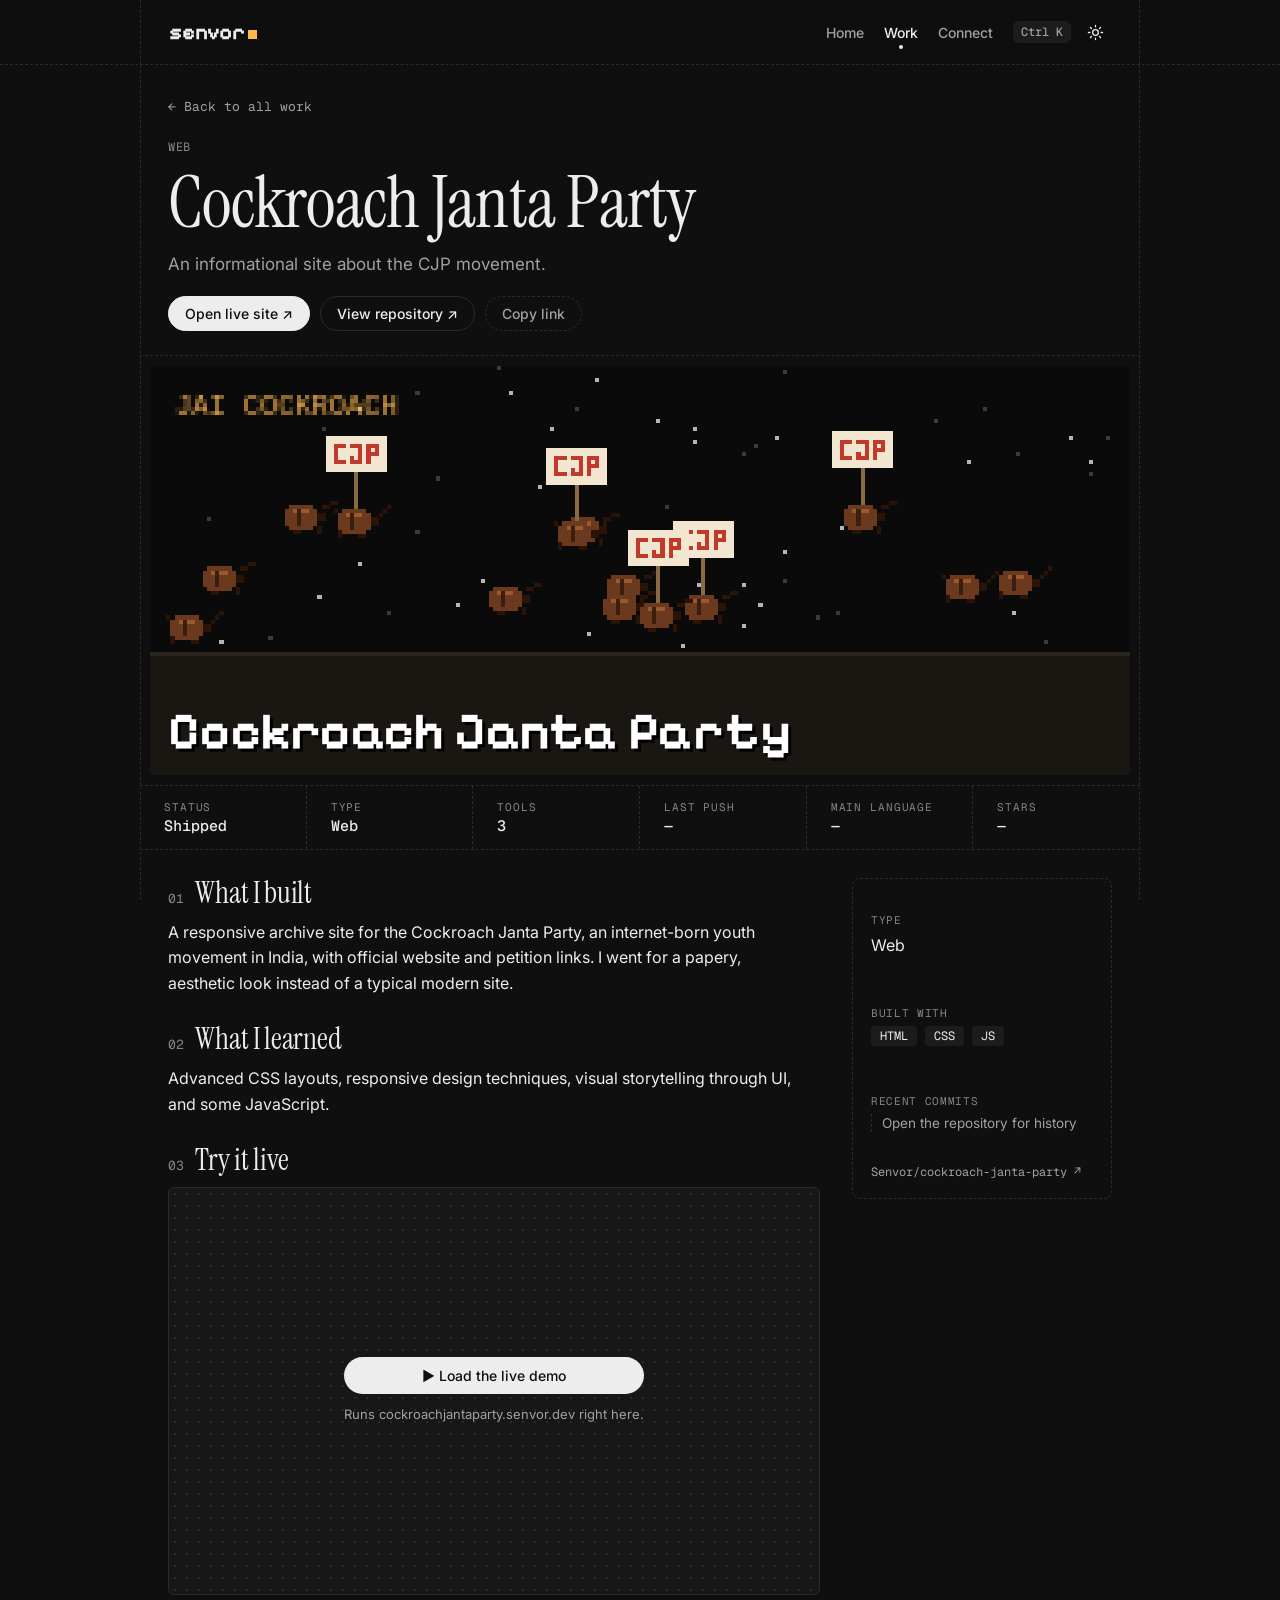
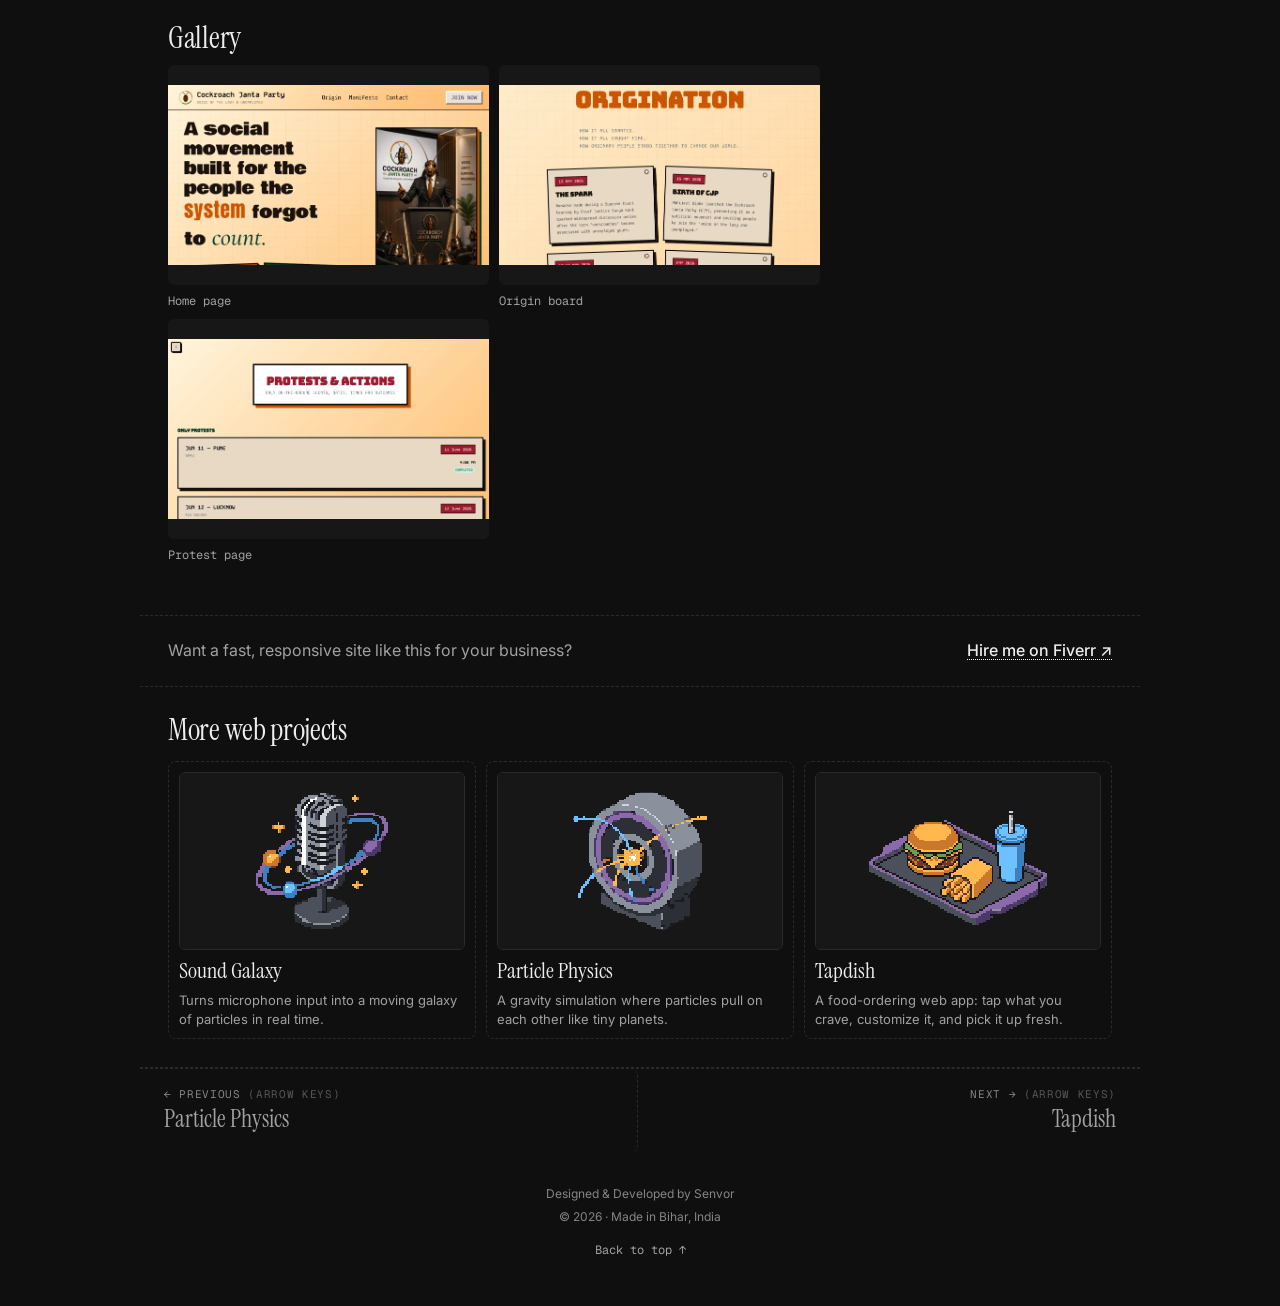
<file: projects/cockroach-janta-party/index.html>
<!DOCTYPE html>
<html lang="en">
<head>
<meta charset="utf-8">
<meta name="viewport" content="width=device-width, initial-scale=1, viewport-fit=cover">
<meta name="description" content="An informational site about the CJP movement.">
<meta name="theme-color" content="#0f0f0f">
<link rel="canonical" href="https://senvor.dev/projects/cockroach-janta-party/">
<script src="/js/theme.js"></script>
<meta property="og:type" content="article">
<meta property="og:site_name" content="Senvor">
<meta property="og:url" content="https://senvor.dev/projects/cockroach-janta-party/">
<meta property="og:title" content="Cockroach Janta Party — Senvor">
<meta property="og:description" content="An informational site about the CJP movement.">
<meta property="og:image" content="https://senvor.dev/assets/pixel/cjp.webp">
<meta name="twitter:card" content="summary_large_image">
<meta name="twitter:title" content="Cockroach Janta Party — Senvor">
<meta name="twitter:description" content="An informational site about the CJP movement.">
<meta name="twitter:image" content="https://senvor.dev/assets/pixel/cjp.webp">
<link rel="icon" type="image/png" href="/assets/favicon.png">
<title>Cockroach Janta Party — Senvor</title>
<link rel="preconnect" href="https://fonts.googleapis.com">
<link rel="preconnect" href="https://fonts.gstatic.com" crossorigin>
<link href="https://fonts.googleapis.com/css2?family=Instrument+Serif:ital@0;1&family=Inter:wght@400;500;600&family=Geist+Mono:wght@400;500&family=Pixelify+Sans:wght@500;700&display=swap" rel="stylesheet">
<link rel="stylesheet" href="/css/style.css">
<link rel="stylesheet" href="/css/project.css">
</head>
<body>
<div class="pj-progress" aria-hidden="true"></div>
<header class="top"><div class="wrap">
  <a class="logo" href="/">senvor</a>
  <nav aria-label="Main"><a href="/">Home</a><a href="/#work" class="active">Work</a><a href="/#connect">Connect</a><button class="kbtn" id="kbtn" type="button" aria-label="Open command menu" title="Command menu (Ctrl+K)"><kbd>⌘K</kbd><svg viewBox="0 0 24 24" aria-hidden="true"><circle cx="11" cy="11" r="6.5"/><path d="M16 16l4.5 4.5"/></svg></button><button class="theme" id="theme" type="button" aria-label="Toggle light and dark theme"><svg class="i-sun" viewBox="0 0 24 24" aria-hidden="true"><circle cx="12" cy="12" r="4"/><path d="M12 2v2M12 20v2M4.9 4.9l1.4 1.4M17.7 17.7l1.4 1.4M2 12h2M20 12h2M4.9 19.1l1.4-1.4M17.7 6.3l1.4-1.4"/></svg><svg class="i-moon" viewBox="0 0 24 24" aria-hidden="true"><path d="M20 14.5A8 8 0 0 1 9.5 4a8 8 0 1 0 10.5 10.5z"/></svg></button></nav>
</div></header>
<main id="top" tabindex="-1"><div class="wrap pj">
  <a class="crumb" href="/#work">← Back to all work</a>
  <div class="pj-head">
    <div class="pj-kicker"><span>Web</span></div>
    <h1>Cockroach Janta Party</h1>
    <p class="pj-tagline">An informational site about the CJP movement.</p>
    <div class="pj-actions"><a class="primary" href="https://cockroachjantaparty.senvor.dev">Open live site ↗</a><a href="https://github.com/Senvor/cockroach-janta-party">View repository ↗</a><button class="pj-share" type="button">Copy link</button></div>
  </div>
  <div class="pj-hero art" data-art="roach" aria-hidden="true"><canvas width="240" height="100"></canvas><span>Cockroach Janta Party</span></div>
  <ul class="pj-stats" data-repo-stats="cockroach-janta-party">
    <li><small>Status</small><b>Shipped</b></li>
    <li><small>Type</small><b>Web</b></li>
    <li><small>Tools</small><b>3</b></li>
    <li><small>Last push</small><b data-gh="pushed">…</b></li>
    <li><small>Main language</small><b data-gh="language">…</b></li>
    <li><small>Stars</small><b data-gh="stars">…</b></li>
  </ul>
  <div class="pj-grid">
    <div class="pj-body">
      <section><h2><i>01</i>What I built</h2><p>A responsive archive site for the Cockroach Janta Party, an internet-born youth movement in India, with official website and petition links. I went for a papery, aesthetic look instead of a typical modern site.</p></section>
      <section><h2><i>02</i>What I learned</h2><p>Advanced CSS layouts, responsive design techniques, visual storytelling through UI, and some JavaScript.</p></section>
      <section class="pj-demo"><h2><i>03</i>Try it live</h2><div class="pj-frame" data-src="https://cockroachjantaparty.senvor.dev"><button type="button">▶ Load the live demo</button><small>Runs cockroachjantaparty.senvor.dev right here.</small></div></section>
      <section><h2>Gallery</h2><div class="pj-gallery"><figure><img src="/assets/projects/cjp-hero.webp" alt="Home page" loading="lazy" data-zoom><figcaption>Home page</figcaption></figure><figure><img src="/assets/projects/cjp-origin.webp" alt="Origin board" loading="lazy" data-zoom><figcaption>Origin board</figcaption></figure><figure><img src="/assets/projects/cjp-protest.webp" alt="Protest page" loading="lazy" data-zoom><figcaption>Protest page</figcaption></figure></div></section>
    </div>
    <aside class="pj-side">
      <dl>
        <dt>Type</dt><dd>Web</dd>
      </dl>
      <dl><dt>Built with</dt><dd><ul class="chips"><li class="solid">HTML</li><li class="solid">CSS</li><li class="solid">JS</li></ul></dd></dl>
      <dl>
        <dt>Recent commits</dt><dd><ol class="pj-commits" data-commits="cockroach-janta-party"><li class="muted">Loading from GitHub…</li></ol></dd>
      </dl>
      <a class="pj-repo" href="https://github.com/Senvor/cockroach-janta-party">Senvor/cockroach-janta-party ↗</a>
    </aside>
  </div>
  <div class="pj-hire"><p>Want a fast, responsive site like this for your business?</p><a href="https://www.fiverr.com/senvor/build-a-responsive-website-for-your-business-or-portfolio">Hire me on Fiverr ↗</a></div>
  <section class="pj-more"><h2>More web projects</h2><div class="pj-cards"><a href="/projects/sound-galaxy/"><img src="/assets/pixel/sound-galaxy.webp" alt="Pixel art of Sound Galaxy" width="1280" height="800" loading="lazy" decoding="async"><b>Sound Galaxy</b><small>Turns microphone input into a moving galaxy of particles in real time.</small></a><a href="/projects/particle-physics/"><img src="/assets/pixel/particle-physics.webp" alt="Pixel art of Particle Physics" width="1280" height="800" loading="lazy" decoding="async"><b>Particle Physics</b><small>A gravity simulation where particles pull on each other like tiny planets.</small></a><a href="/projects/tapdish/"><img src="/assets/pixel/tapdish.webp" alt="Pixel art of Tapdish" width="1280" height="800" loading="lazy" decoding="async"><b>Tapdish</b><small>A food-ordering web app: tap what you crave, customize it, and pick it up fresh.</small></a></div></section>
  <nav class="pj-nav" aria-label="More projects"><a rel="prev" href="/projects/particle-physics/"><small>← Previous</small><b>Particle Physics</b></a><a class="next" rel="next" href="/projects/tapdish/"><small>Next →</small><b>Tapdish</b></a></nav>
</div></main>
<footer><div class="wrap foot"><p>Designed &amp; Developed by Senvor</p><p>© 2026 · Made in Bihar, India</p><a href="#top" class="totop">Back to top ↑</a></div></footer>
<div class="pal" id="pal" hidden><div class="pal-box" role="dialog" aria-modal="true" aria-label="Command menu"><input id="pal-q" type="text" placeholder="Jump to a section, project or profile…" autocomplete="off" spellcheck="false"><ul id="pal-list" role="listbox"></ul><p class="pal-hint"><kbd>↑</kbd><kbd>↓</kbd> move · <kbd>Enter</kbd> open · <kbd>Esc</kbd> close</p></div></div>
<script src="/js/project.js" defer></script>
<script src="/js/cmdk.js" defer></script>
</body>
</html>
</file>
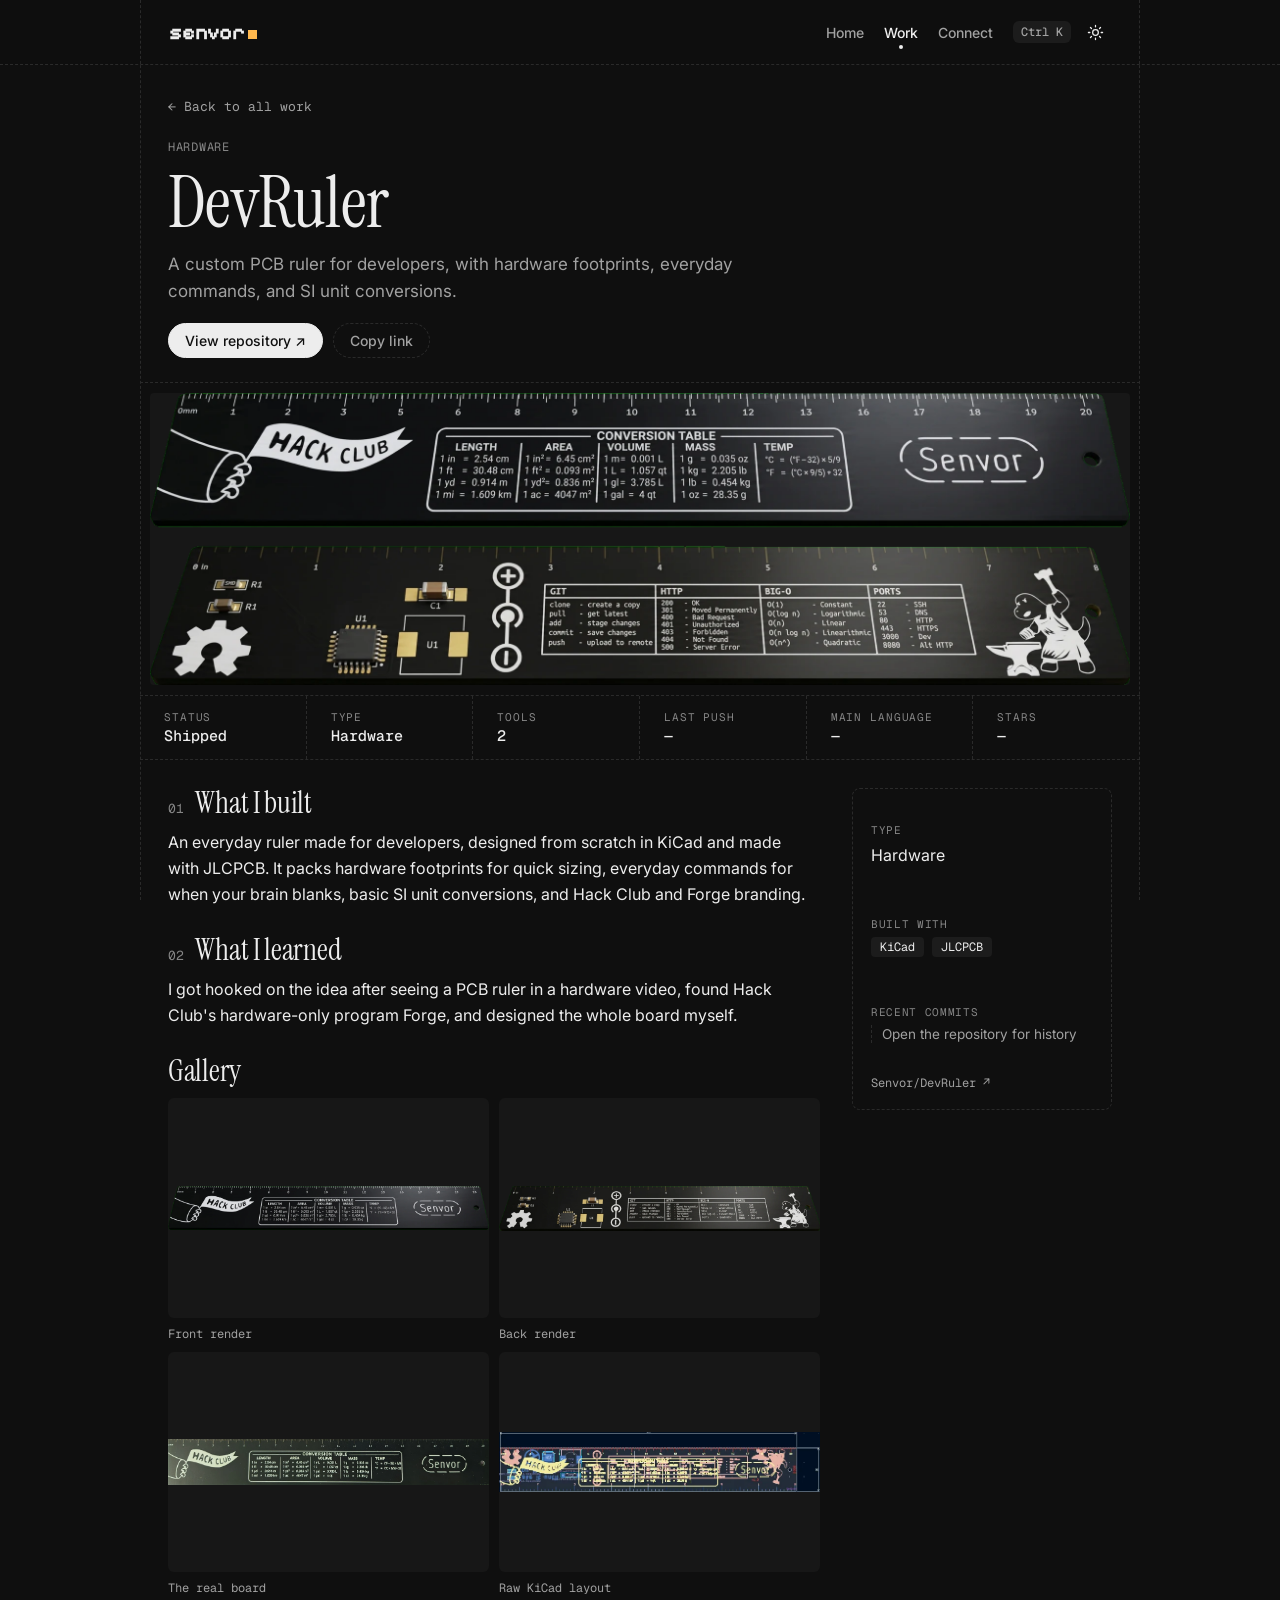
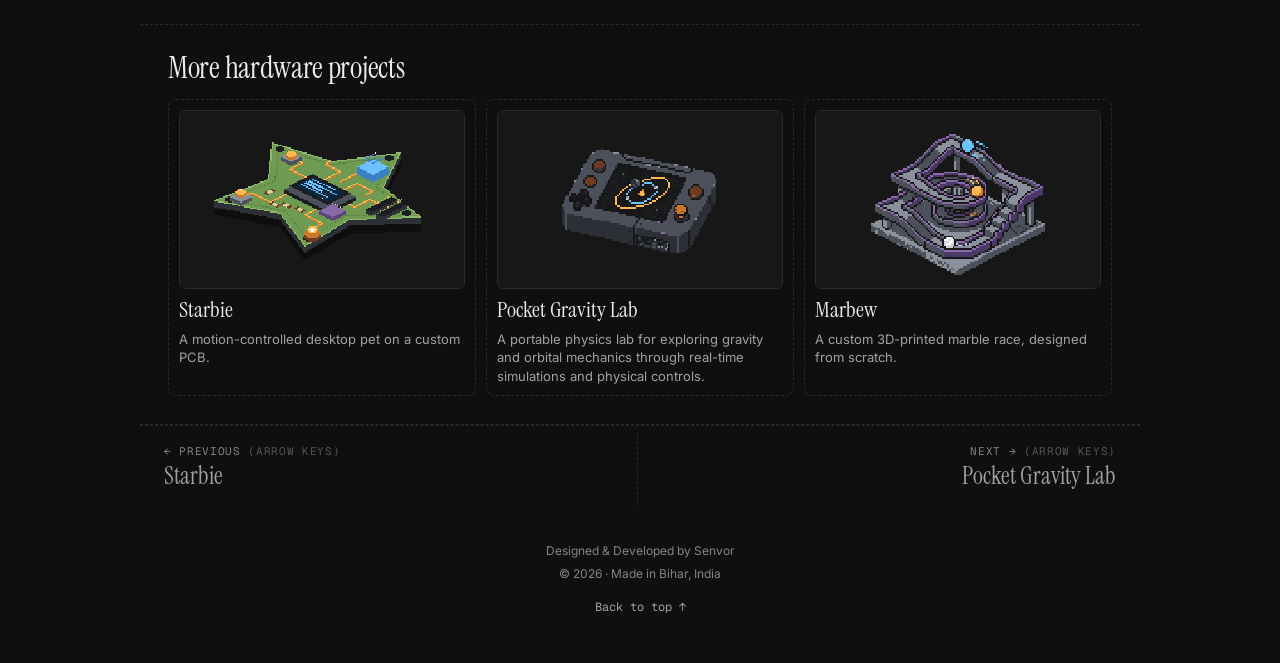
<file: projects/devruler/index.html>
<!DOCTYPE html>
<html lang="en">
<head>
<meta charset="utf-8">
<meta name="viewport" content="width=device-width, initial-scale=1, viewport-fit=cover">
<meta name="description" content="A custom PCB ruler for developers, with hardware footprints, everyday commands, and SI unit conversions.">
<meta name="theme-color" content="#0f0f0f">
<link rel="canonical" href="https://senvor.dev/projects/devruler/">
<script src="/js/theme.js"></script>
<meta property="og:type" content="article">
<meta property="og:site_name" content="Senvor">
<meta property="og:url" content="https://senvor.dev/projects/devruler/">
<meta property="og:title" content="DevRuler — Senvor">
<meta property="og:description" content="A custom PCB ruler for developers, with hardware footprints, everyday commands, and SI unit conversions.">
<meta property="og:image" content="https://senvor.dev/assets/pixel/devruler.webp">
<meta name="twitter:card" content="summary_large_image">
<meta name="twitter:title" content="DevRuler — Senvor">
<meta name="twitter:description" content="A custom PCB ruler for developers, with hardware footprints, everyday commands, and SI unit conversions.">
<meta name="twitter:image" content="https://senvor.dev/assets/pixel/devruler.webp">
<link rel="icon" type="image/png" href="/assets/favicon.png">
<title>DevRuler — Senvor</title>
<link rel="preconnect" href="https://fonts.googleapis.com">
<link rel="preconnect" href="https://fonts.gstatic.com" crossorigin>
<link href="https://fonts.googleapis.com/css2?family=Instrument+Serif:ital@0;1&family=Inter:wght@400;500;600&family=Geist+Mono:wght@400;500&family=Pixelify+Sans:wght@500;700&display=swap" rel="stylesheet">
<link rel="stylesheet" href="/css/style.css">
<link rel="stylesheet" href="/css/project.css">
</head>
<body>
<div class="pj-progress" aria-hidden="true"></div>
<header class="top"><div class="wrap">
  <a class="logo" href="/">senvor</a>
  <nav aria-label="Main"><a href="/">Home</a><a href="/#work" class="active">Work</a><a href="/#connect">Connect</a><button class="kbtn" id="kbtn" type="button" aria-label="Open command menu" title="Command menu (Ctrl+K)"><kbd>⌘K</kbd><svg viewBox="0 0 24 24" aria-hidden="true"><circle cx="11" cy="11" r="6.5"/><path d="M16 16l4.5 4.5"/></svg></button><button class="theme" id="theme" type="button" aria-label="Toggle light and dark theme"><svg class="i-sun" viewBox="0 0 24 24" aria-hidden="true"><circle cx="12" cy="12" r="4"/><path d="M12 2v2M12 20v2M4.9 4.9l1.4 1.4M17.7 17.7l1.4 1.4M2 12h2M20 12h2M4.9 19.1l1.4-1.4M17.7 6.3l1.4-1.4"/></svg><svg class="i-moon" viewBox="0 0 24 24" aria-hidden="true"><path d="M20 14.5A8 8 0 0 1 9.5 4a8 8 0 1 0 10.5 10.5z"/></svg></button></nav>
</div></header>
<main id="top" tabindex="-1"><div class="wrap pj">
  <a class="crumb" href="/#work">← Back to all work</a>
  <div class="pj-head">
    <div class="pj-kicker"><span>Hardware</span></div>
    <h1>DevRuler</h1>
    <p class="pj-tagline">A custom PCB ruler for developers, with hardware footprints, everyday commands, and SI unit conversions.</p>
    <div class="pj-actions"><a class="primary" href="https://github.com/Senvor/DevRuler">View repository ↗</a><button class="pj-share" type="button">Copy link</button></div>
  </div>
  <figure class="pj-hero"><img src="/assets/projects/devruler-renders.webp" alt="DevRuler" data-zoom></figure>
  <ul class="pj-stats" data-repo-stats="DevRuler">
    <li><small>Status</small><b>Shipped</b></li>
    <li><small>Type</small><b>Hardware</b></li>
    <li><small>Tools</small><b>2</b></li>
    <li><small>Last push</small><b data-gh="pushed">…</b></li>
    <li><small>Main language</small><b data-gh="language">…</b></li>
    <li><small>Stars</small><b data-gh="stars">…</b></li>
  </ul>
  <div class="pj-grid">
    <div class="pj-body">
      <section><h2><i>01</i>What I built</h2><p>An everyday ruler made for developers, designed from scratch in KiCad and made with JLCPCB. It packs hardware footprints for quick sizing, everyday commands for when your brain blanks, basic SI unit conversions, and Hack Club and Forge branding.</p></section>
      <section><h2><i>02</i>What I learned</h2><p>I got hooked on the idea after seeing a PCB ruler in a hardware video, found Hack Club's hardware-only program Forge, and designed the whole board myself.</p></section>

      <section><h2>Gallery</h2><div class="pj-gallery"><figure><img src="/assets/projects/devruler-front.webp" alt="Front render" loading="lazy" data-zoom><figcaption>Front render</figcaption></figure><figure><img src="/assets/projects/devruler-back.webp" alt="Back render" loading="lazy" data-zoom><figcaption>Back render</figcaption></figure><figure><img src="/assets/projects/devruler-photo.webp" alt="The real board" loading="lazy" data-zoom><figcaption>The real board</figcaption></figure><figure><img src="/assets/projects/devruler-pcb.webp" alt="Raw KiCad layout" loading="lazy" data-zoom><figcaption>Raw KiCad layout</figcaption></figure></div></section>
    </div>
    <aside class="pj-side">
      <dl>
        <dt>Type</dt><dd>Hardware</dd>
      </dl>
      <dl><dt>Built with</dt><dd><ul class="chips"><li class="solid">KiCad</li><li class="solid">JLCPCB</li></ul></dd></dl>
      <dl>
        <dt>Recent commits</dt><dd><ol class="pj-commits" data-commits="DevRuler"><li class="muted">Loading from GitHub…</li></ol></dd>
      </dl>
      <a class="pj-repo" href="https://github.com/Senvor/DevRuler">Senvor/DevRuler ↗</a>
    </aside>
  </div>

  <section class="pj-more"><h2>More hardware projects</h2><div class="pj-cards"><a href="/projects/starbie/"><img src="/assets/pixel/starbie-card.webp" alt="Pixel art of Starbie" width="1280" height="800" loading="lazy" decoding="async"><b>Starbie</b><small>A motion-controlled desktop pet on a custom PCB.</small></a><a href="/projects/pocket-gravity-lab/"><img src="/assets/pixel/pocket-gravity-lab.webp" alt="Pixel art of Pocket Gravity Lab" width="1280" height="800" loading="lazy" decoding="async"><b>Pocket Gravity Lab</b><small>A portable physics lab for exploring gravity and orbital mechanics through real-time simulations and physical controls.</small></a><a href="/projects/marbew/"><img src="/assets/pixel/marbew.webp" alt="Pixel art of Marbew" width="1280" height="800" loading="lazy" decoding="async"><b>Marbew</b><small>A custom 3D-printed marble race, designed from scratch.</small></a></div></section>
  <nav class="pj-nav" aria-label="More projects"><a rel="prev" href="/projects/starbie/"><small>← Previous</small><b>Starbie</b></a><a class="next" rel="next" href="/projects/pocket-gravity-lab/"><small>Next →</small><b>Pocket Gravity Lab</b></a></nav>
</div></main>
<footer><div class="wrap foot"><p>Designed &amp; Developed by Senvor</p><p>© 2026 · Made in Bihar, India</p><a href="#top" class="totop">Back to top ↑</a></div></footer>
<div class="pal" id="pal" hidden><div class="pal-box" role="dialog" aria-modal="true" aria-label="Command menu"><input id="pal-q" type="text" placeholder="Jump to a section, project or profile…" autocomplete="off" spellcheck="false"><ul id="pal-list" role="listbox"></ul><p class="pal-hint"><kbd>↑</kbd><kbd>↓</kbd> move · <kbd>Enter</kbd> open · <kbd>Esc</kbd> close</p></div></div>
<script src="/js/project.js" defer></script>
<script src="/js/cmdk.js" defer></script>
</body>
</html>
</file>
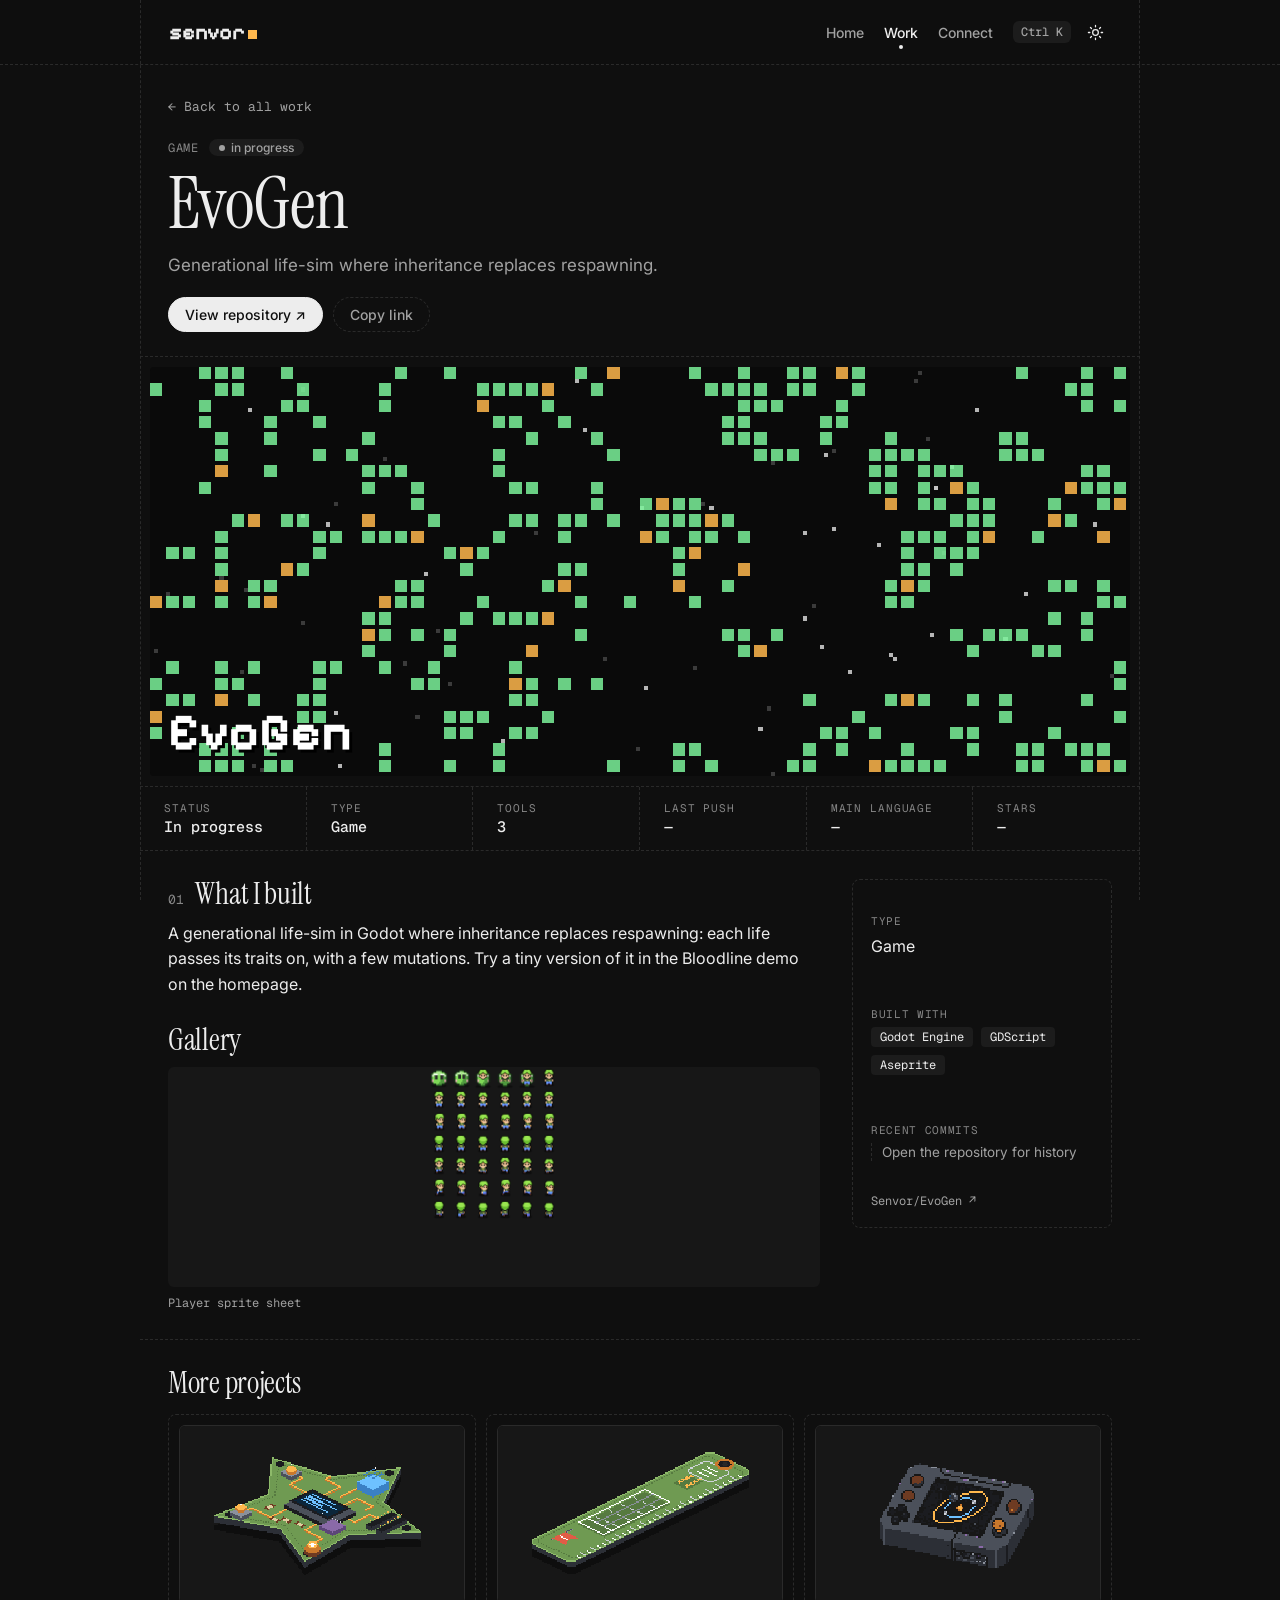
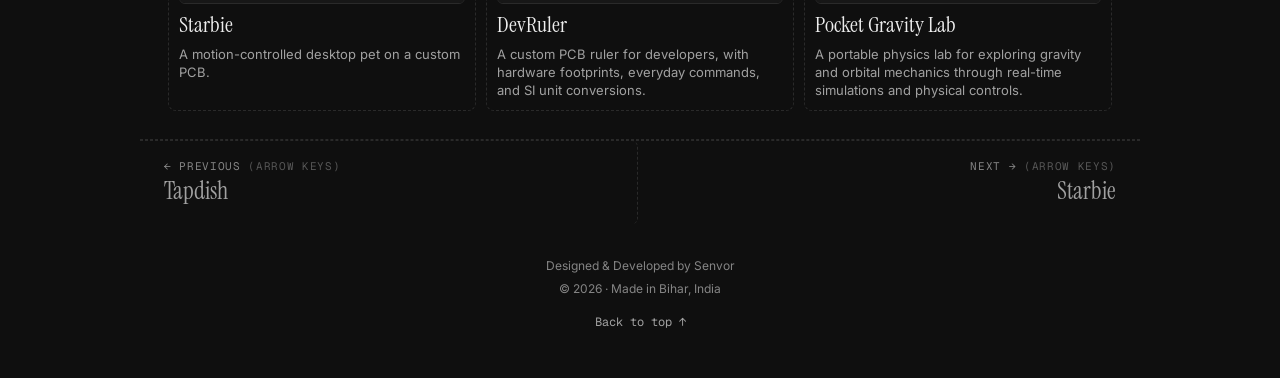
<file: projects/evogen/index.html>
<!DOCTYPE html>
<html lang="en">
<head>
<meta charset="utf-8">
<meta name="viewport" content="width=device-width, initial-scale=1, viewport-fit=cover">
<meta name="description" content="Generational life-sim where inheritance replaces respawning.">
<meta name="theme-color" content="#0f0f0f">
<link rel="canonical" href="https://senvor.dev/projects/evogen/">
<script src="/js/theme.js"></script>
<meta property="og:type" content="article">
<meta property="og:site_name" content="Senvor">
<meta property="og:url" content="https://senvor.dev/projects/evogen/">
<meta property="og:title" content="EvoGen — Senvor">
<meta property="og:description" content="Generational life-sim where inheritance replaces respawning.">
<meta property="og:image" content="https://senvor.dev/assets/pixel/evogen.webp">
<meta name="twitter:card" content="summary_large_image">
<meta name="twitter:title" content="EvoGen — Senvor">
<meta name="twitter:description" content="Generational life-sim where inheritance replaces respawning.">
<meta name="twitter:image" content="https://senvor.dev/assets/pixel/evogen.webp">
<link rel="icon" type="image/png" href="/assets/favicon.png">
<title>EvoGen — Senvor</title>
<link rel="preconnect" href="https://fonts.googleapis.com">
<link rel="preconnect" href="https://fonts.gstatic.com" crossorigin>
<link href="https://fonts.googleapis.com/css2?family=Instrument+Serif:ital@0;1&family=Inter:wght@400;500;600&family=Geist+Mono:wght@400;500&family=Pixelify+Sans:wght@500;700&display=swap" rel="stylesheet">
<link rel="stylesheet" href="/css/style.css">
<link rel="stylesheet" href="/css/project.css">
</head>
<body>
<div class="pj-progress" aria-hidden="true"></div>
<header class="top"><div class="wrap">
  <a class="logo" href="/">senvor</a>
  <nav aria-label="Main"><a href="/">Home</a><a href="/#work" class="active">Work</a><a href="/#connect">Connect</a><button class="kbtn" id="kbtn" type="button" aria-label="Open command menu" title="Command menu (Ctrl+K)"><kbd>⌘K</kbd><svg viewBox="0 0 24 24" aria-hidden="true"><circle cx="11" cy="11" r="6.5"/><path d="M16 16l4.5 4.5"/></svg></button><button class="theme" id="theme" type="button" aria-label="Toggle light and dark theme"><svg class="i-sun" viewBox="0 0 24 24" aria-hidden="true"><circle cx="12" cy="12" r="4"/><path d="M12 2v2M12 20v2M4.9 4.9l1.4 1.4M17.7 17.7l1.4 1.4M2 12h2M20 12h2M4.9 19.1l1.4-1.4M17.7 6.3l1.4-1.4"/></svg><svg class="i-moon" viewBox="0 0 24 24" aria-hidden="true"><path d="M20 14.5A8 8 0 0 1 9.5 4a8 8 0 1 0 10.5 10.5z"/></svg></button></nav>
</div></header>
<main id="top" tabindex="-1"><div class="wrap pj">
  <a class="crumb" href="/#work">← Back to all work</a>
  <div class="pj-head">
    <div class="pj-kicker"><span>Game</span><span class="pill">in progress</span></div>
    <h1>EvoGen</h1>
    <p class="pj-tagline">Generational life-sim where inheritance replaces respawning.</p>
    <div class="pj-actions"><a class="primary" href="https://github.com/Senvor/EvoGen">View repository ↗</a><button class="pj-share" type="button">Copy link</button></div>
  </div>
  <div class="pj-hero art" data-art="life" aria-hidden="true"><canvas width="240" height="100"></canvas><span>EvoGen</span></div>
  <ul class="pj-stats" data-repo-stats="EvoGen">
    <li><small>Status</small><b>In progress</b></li>
    <li><small>Type</small><b>Game</b></li>
    <li><small>Tools</small><b>3</b></li>
    <li><small>Last push</small><b data-gh="pushed">…</b></li>
    <li><small>Main language</small><b data-gh="language">…</b></li>
    <li><small>Stars</small><b data-gh="stars">…</b></li>
  </ul>
  <div class="pj-grid">
    <div class="pj-body">
      <section><h2><i>01</i>What I built</h2><p>A generational life-sim in Godot where inheritance replaces respawning: each life passes its traits on, with a few mutations. Try a tiny version of it in the Bloodline demo on the homepage.</p></section>

      <section><h2>Gallery</h2><div class="pj-gallery"><figure><img src="/assets/projects/evogen-player.webp" alt="Player sprite sheet" loading="lazy" data-zoom><figcaption>Player sprite sheet</figcaption></figure></div></section>
    </div>
    <aside class="pj-side">
      <dl>
        <dt>Type</dt><dd>Game</dd>
      </dl>
      <dl><dt>Built with</dt><dd><ul class="chips"><li class="solid">Godot Engine</li><li class="solid">GDScript</li><li class="solid">Aseprite</li></ul></dd></dl>
      <dl>
        <dt>Recent commits</dt><dd><ol class="pj-commits" data-commits="EvoGen"><li class="muted">Loading from GitHub…</li></ol></dd>
      </dl>
      <a class="pj-repo" href="https://github.com/Senvor/EvoGen">Senvor/EvoGen ↗</a>
    </aside>
  </div>

  <section class="pj-more"><h2>More projects</h2><div class="pj-cards"><a href="/projects/starbie/"><img src="/assets/pixel/starbie-card.webp" alt="Pixel art of Starbie" width="1280" height="800" loading="lazy" decoding="async"><b>Starbie</b><small>A motion-controlled desktop pet on a custom PCB.</small></a><a href="/projects/devruler/"><img src="/assets/pixel/devruler-card.webp" alt="Pixel art of DevRuler" width="1280" height="800" loading="lazy" decoding="async"><b>DevRuler</b><small>A custom PCB ruler for developers, with hardware footprints, everyday commands, and SI unit conversions.</small></a><a href="/projects/pocket-gravity-lab/"><img src="/assets/pixel/pocket-gravity-lab.webp" alt="Pixel art of Pocket Gravity Lab" width="1280" height="800" loading="lazy" decoding="async"><b>Pocket Gravity Lab</b><small>A portable physics lab for exploring gravity and orbital mechanics through real-time simulations and physical controls.</small></a></div></section>
  <nav class="pj-nav" aria-label="More projects"><a rel="prev" href="/projects/tapdish/"><small>← Previous</small><b>Tapdish</b></a><a class="next" rel="next" href="/projects/starbie/"><small>Next →</small><b>Starbie</b></a></nav>
</div></main>
<footer><div class="wrap foot"><p>Designed &amp; Developed by Senvor</p><p>© 2026 · Made in Bihar, India</p><a href="#top" class="totop">Back to top ↑</a></div></footer>
<div class="pal" id="pal" hidden><div class="pal-box" role="dialog" aria-modal="true" aria-label="Command menu"><input id="pal-q" type="text" placeholder="Jump to a section, project or profile…" autocomplete="off" spellcheck="false"><ul id="pal-list" role="listbox"></ul><p class="pal-hint"><kbd>↑</kbd><kbd>↓</kbd> move · <kbd>Enter</kbd> open · <kbd>Esc</kbd> close</p></div></div>
<script src="/js/project.js" defer></script>
<script src="/js/cmdk.js" defer></script>
</body>
</html>
</file>
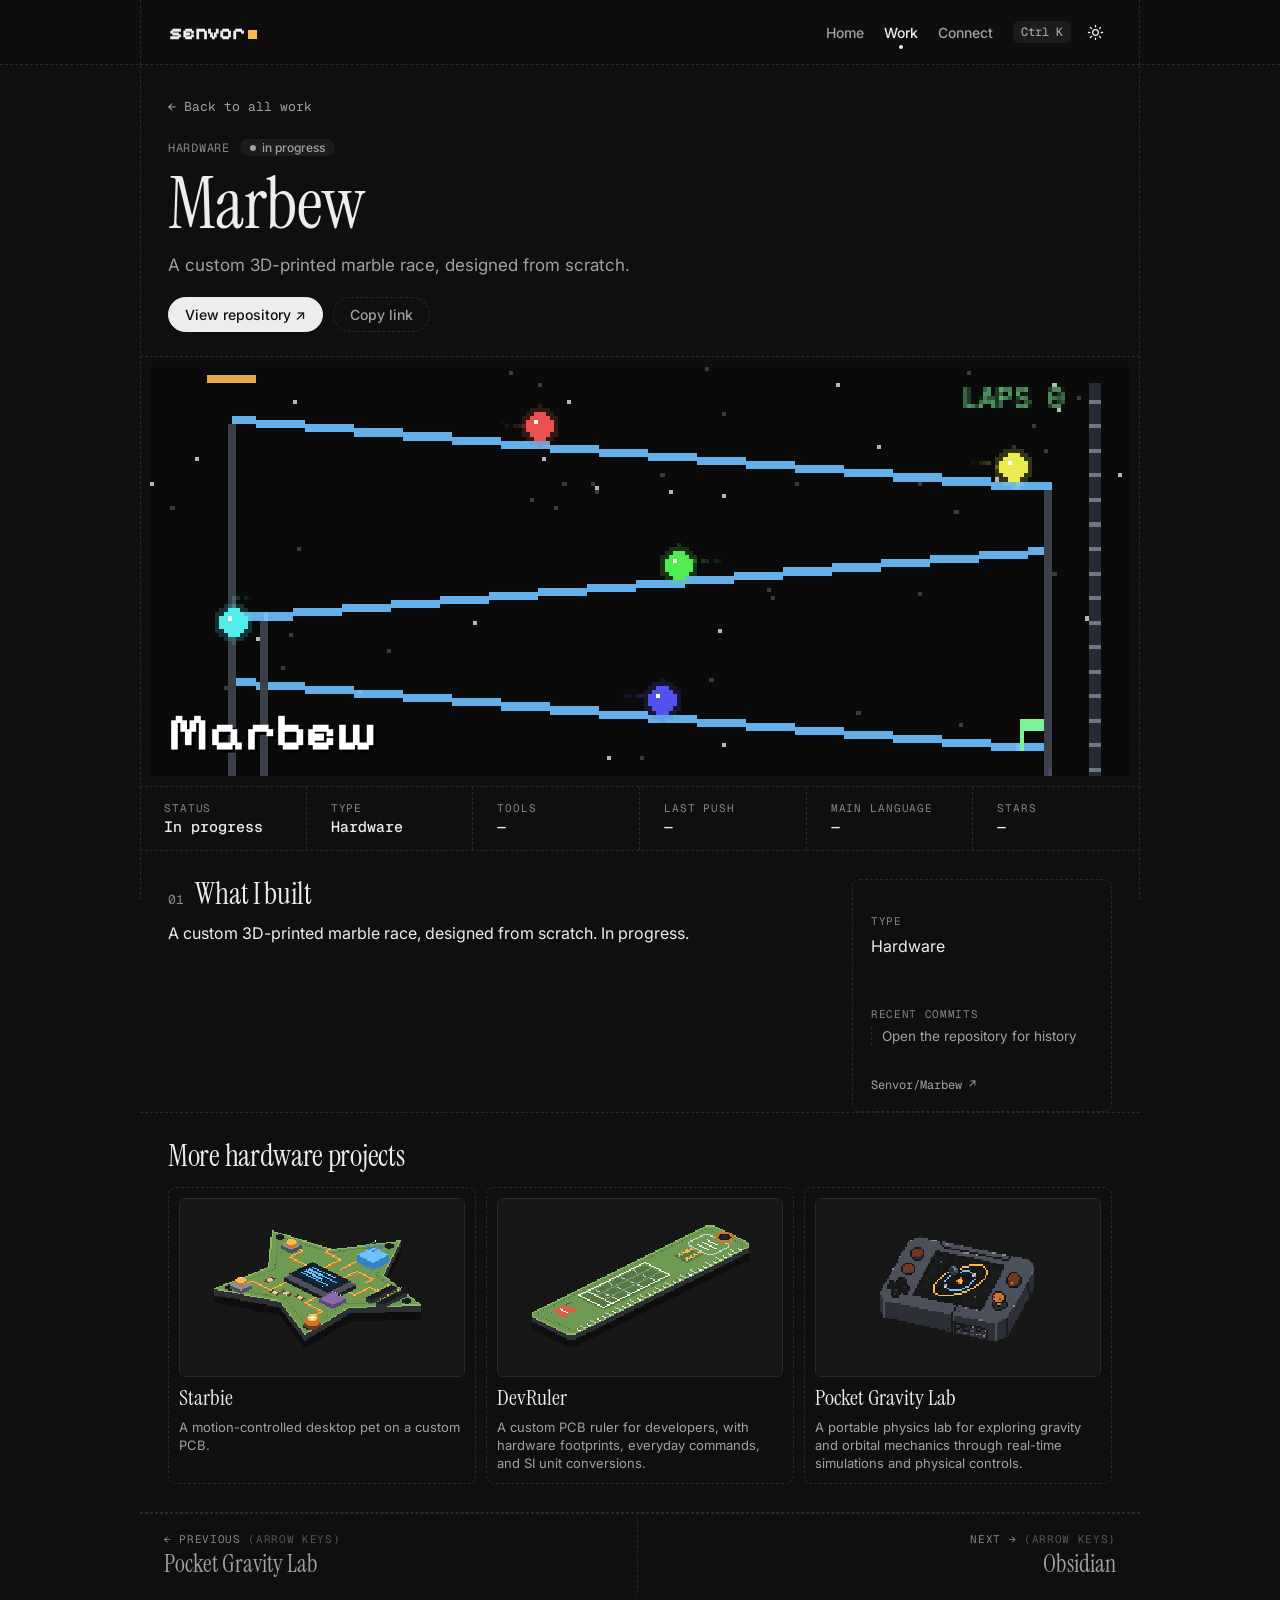
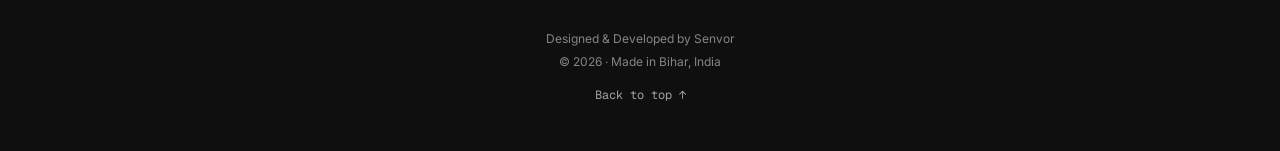
<file: projects/marbew/index.html>
<!DOCTYPE html>
<html lang="en">
<head>
<meta charset="utf-8">
<meta name="viewport" content="width=device-width, initial-scale=1, viewport-fit=cover">
<meta name="description" content="A custom 3D-printed marble race, designed from scratch.">
<meta name="theme-color" content="#0f0f0f">
<link rel="canonical" href="https://senvor.dev/projects/marbew/">
<script src="/js/theme.js"></script>
<meta property="og:type" content="article">
<meta property="og:site_name" content="Senvor">
<meta property="og:url" content="https://senvor.dev/projects/marbew/">
<meta property="og:title" content="Marbew — Senvor">
<meta property="og:description" content="A custom 3D-printed marble race, designed from scratch.">
<meta property="og:image" content="https://senvor.dev/assets/pixel/marbew.webp">
<meta name="twitter:card" content="summary_large_image">
<meta name="twitter:title" content="Marbew — Senvor">
<meta name="twitter:description" content="A custom 3D-printed marble race, designed from scratch.">
<meta name="twitter:image" content="https://senvor.dev/assets/pixel/marbew.webp">
<link rel="icon" type="image/png" href="/assets/favicon.png">
<title>Marbew — Senvor</title>
<link rel="preconnect" href="https://fonts.googleapis.com">
<link rel="preconnect" href="https://fonts.gstatic.com" crossorigin>
<link href="https://fonts.googleapis.com/css2?family=Instrument+Serif:ital@0;1&family=Inter:wght@400;500;600&family=Geist+Mono:wght@400;500&family=Pixelify+Sans:wght@500;700&display=swap" rel="stylesheet">
<link rel="stylesheet" href="/css/style.css">
<link rel="stylesheet" href="/css/project.css">
</head>
<body>
<div class="pj-progress" aria-hidden="true"></div>
<header class="top"><div class="wrap">
  <a class="logo" href="/">senvor</a>
  <nav aria-label="Main"><a href="/">Home</a><a href="/#work" class="active">Work</a><a href="/#connect">Connect</a><button class="kbtn" id="kbtn" type="button" aria-label="Open command menu" title="Command menu (Ctrl+K)"><kbd>⌘K</kbd><svg viewBox="0 0 24 24" aria-hidden="true"><circle cx="11" cy="11" r="6.5"/><path d="M16 16l4.5 4.5"/></svg></button><button class="theme" id="theme" type="button" aria-label="Toggle light and dark theme"><svg class="i-sun" viewBox="0 0 24 24" aria-hidden="true"><circle cx="12" cy="12" r="4"/><path d="M12 2v2M12 20v2M4.9 4.9l1.4 1.4M17.7 17.7l1.4 1.4M2 12h2M20 12h2M4.9 19.1l1.4-1.4M17.7 6.3l1.4-1.4"/></svg><svg class="i-moon" viewBox="0 0 24 24" aria-hidden="true"><path d="M20 14.5A8 8 0 0 1 9.5 4a8 8 0 1 0 10.5 10.5z"/></svg></button></nav>
</div></header>
<main id="top" tabindex="-1"><div class="wrap pj">
  <a class="crumb" href="/#work">← Back to all work</a>
  <div class="pj-head">
    <div class="pj-kicker"><span>Hardware</span><span class="pill">in progress</span></div>
    <h1>Marbew</h1>
    <p class="pj-tagline">A custom 3D-printed marble race, designed from scratch.</p>
    <div class="pj-actions"><a class="primary" href="https://github.com/Senvor/Marbew">View repository ↗</a><button class="pj-share" type="button">Copy link</button></div>
  </div>
  <div class="pj-hero art" data-art="marbles" aria-hidden="true"><canvas width="240" height="100"></canvas><span>Marbew</span></div>
  <ul class="pj-stats" data-repo-stats="Marbew">
    <li><small>Status</small><b>In progress</b></li>
    <li><small>Type</small><b>Hardware</b></li>
    <li><small>Tools</small><b>—</b></li>
    <li><small>Last push</small><b data-gh="pushed">…</b></li>
    <li><small>Main language</small><b data-gh="language">…</b></li>
    <li><small>Stars</small><b data-gh="stars">…</b></li>
  </ul>
  <div class="pj-grid">
    <div class="pj-body">
      <section><h2><i>01</i>What I built</h2><p>A custom 3D-printed marble race, designed from scratch. In progress.</p></section>

    </div>
    <aside class="pj-side">
      <dl>
        <dt>Type</dt><dd>Hardware</dd>
      </dl>

      <dl>
        <dt>Recent commits</dt><dd><ol class="pj-commits" data-commits="Marbew"><li class="muted">Loading from GitHub…</li></ol></dd>
      </dl>
      <a class="pj-repo" href="https://github.com/Senvor/Marbew">Senvor/Marbew ↗</a>
    </aside>
  </div>

  <section class="pj-more"><h2>More hardware projects</h2><div class="pj-cards"><a href="/projects/starbie/"><img src="/assets/pixel/starbie-card.webp" alt="Pixel art of Starbie" width="1280" height="800" loading="lazy" decoding="async"><b>Starbie</b><small>A motion-controlled desktop pet on a custom PCB.</small></a><a href="/projects/devruler/"><img src="/assets/pixel/devruler-card.webp" alt="Pixel art of DevRuler" width="1280" height="800" loading="lazy" decoding="async"><b>DevRuler</b><small>A custom PCB ruler for developers, with hardware footprints, everyday commands, and SI unit conversions.</small></a><a href="/projects/pocket-gravity-lab/"><img src="/assets/pixel/pocket-gravity-lab.webp" alt="Pixel art of Pocket Gravity Lab" width="1280" height="800" loading="lazy" decoding="async"><b>Pocket Gravity Lab</b><small>A portable physics lab for exploring gravity and orbital mechanics through real-time simulations and physical controls.</small></a></div></section>
  <nav class="pj-nav" aria-label="More projects"><a rel="prev" href="/projects/pocket-gravity-lab/"><small>← Previous</small><b>Pocket Gravity Lab</b></a><a class="next" rel="next" href="/projects/obsidian/"><small>Next →</small><b>Obsidian</b></a></nav>
</div></main>
<footer><div class="wrap foot"><p>Designed &amp; Developed by Senvor</p><p>© 2026 · Made in Bihar, India</p><a href="#top" class="totop">Back to top ↑</a></div></footer>
<div class="pal" id="pal" hidden><div class="pal-box" role="dialog" aria-modal="true" aria-label="Command menu"><input id="pal-q" type="text" placeholder="Jump to a section, project or profile…" autocomplete="off" spellcheck="false"><ul id="pal-list" role="listbox"></ul><p class="pal-hint"><kbd>↑</kbd><kbd>↓</kbd> move · <kbd>Enter</kbd> open · <kbd>Esc</kbd> close</p></div></div>
<script src="/js/project.js" defer></script>
<script src="/js/cmdk.js" defer></script>
</body>
</html>
</file>
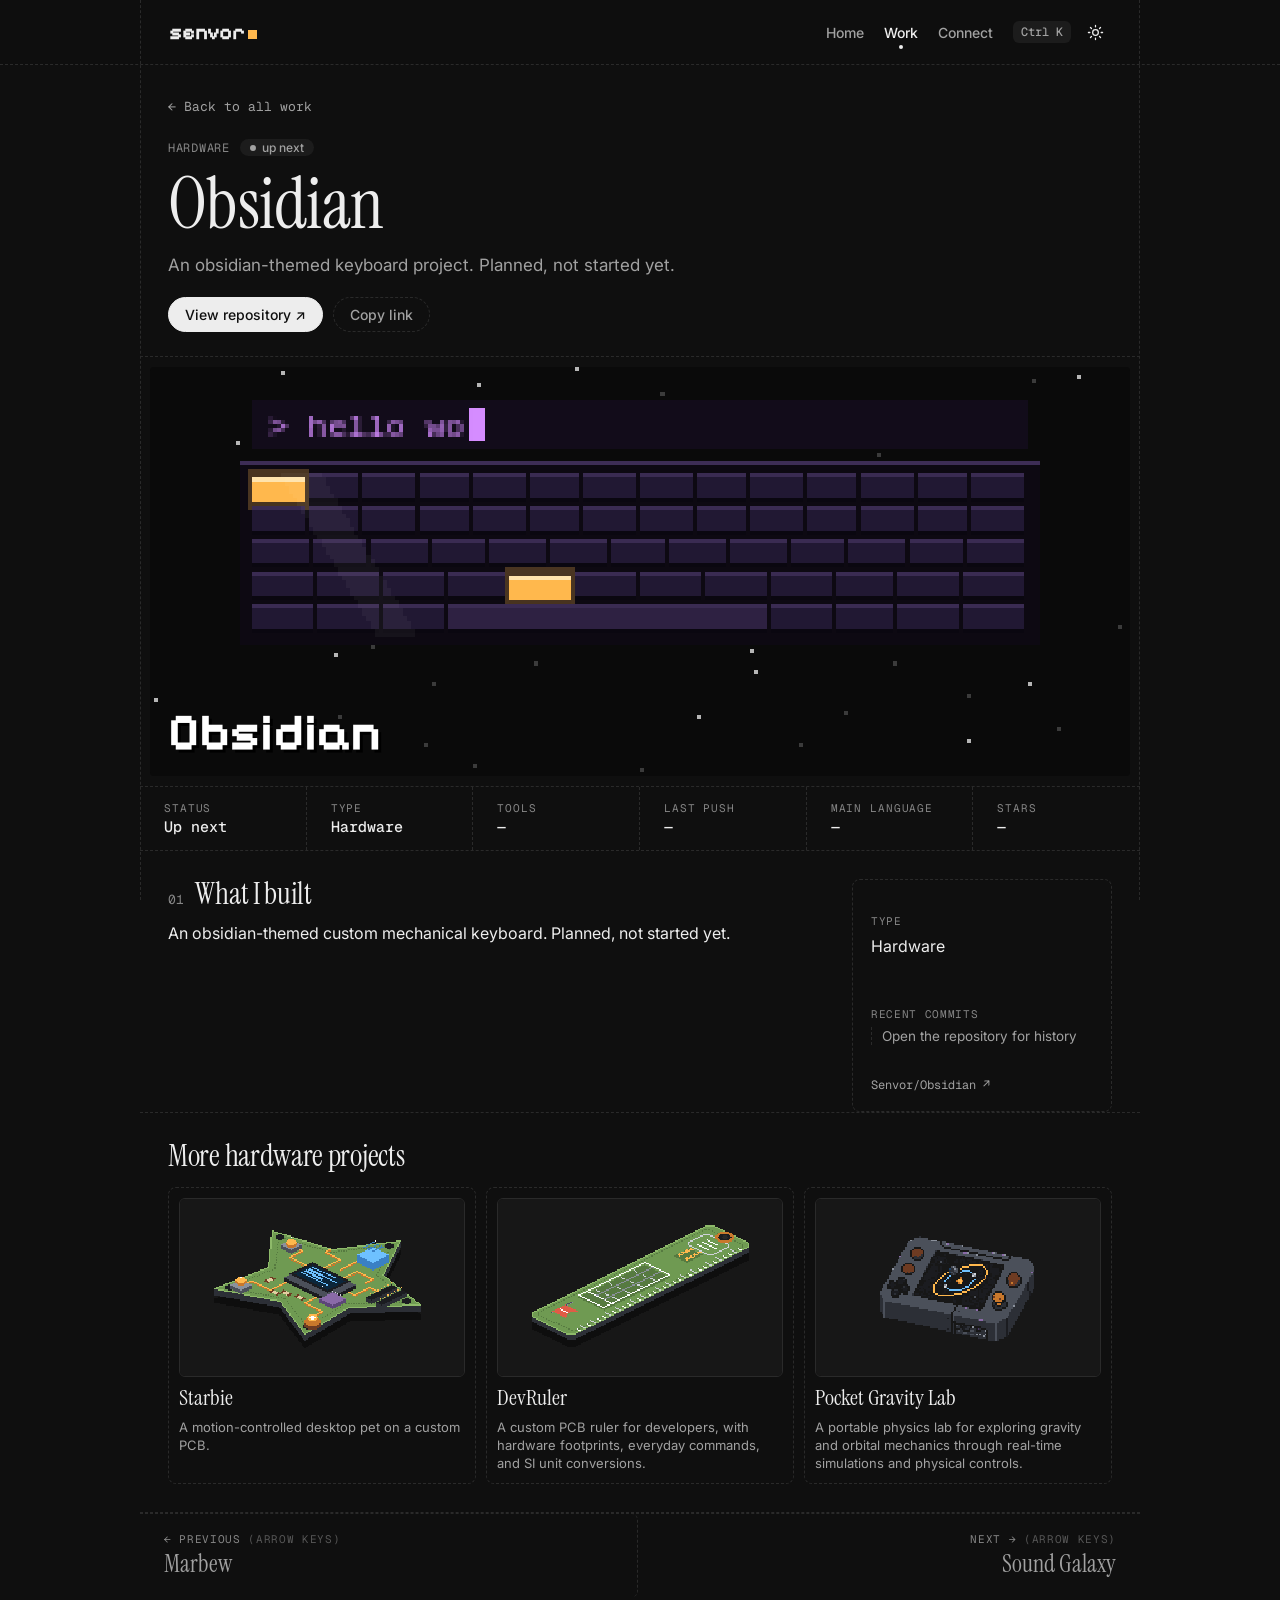
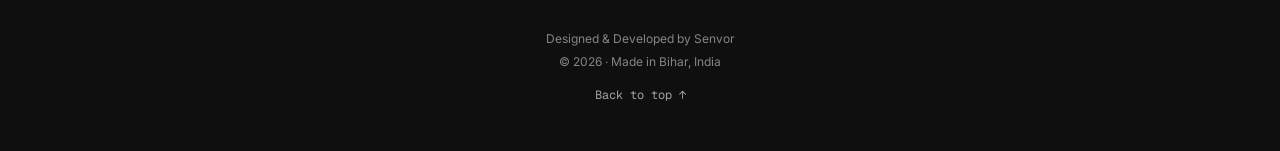
<file: projects/obsidian/index.html>
<!DOCTYPE html>
<html lang="en">
<head>
<meta charset="utf-8">
<meta name="viewport" content="width=device-width, initial-scale=1, viewport-fit=cover">
<meta name="description" content="An obsidian-themed keyboard project. Planned, not started yet.">
<meta name="theme-color" content="#0f0f0f">
<link rel="canonical" href="https://senvor.dev/projects/obsidian/">
<script src="/js/theme.js"></script>
<meta property="og:type" content="article">
<meta property="og:site_name" content="Senvor">
<meta property="og:url" content="https://senvor.dev/projects/obsidian/">
<meta property="og:title" content="Obsidian — Senvor">
<meta property="og:description" content="An obsidian-themed keyboard project. Planned, not started yet.">
<meta property="og:image" content="https://senvor.dev/assets/pixel/obsidian.webp">
<meta name="twitter:card" content="summary_large_image">
<meta name="twitter:title" content="Obsidian — Senvor">
<meta name="twitter:description" content="An obsidian-themed keyboard project. Planned, not started yet.">
<meta name="twitter:image" content="https://senvor.dev/assets/pixel/obsidian.webp">
<link rel="icon" type="image/png" href="/assets/favicon.png">
<title>Obsidian — Senvor</title>
<link rel="preconnect" href="https://fonts.googleapis.com">
<link rel="preconnect" href="https://fonts.gstatic.com" crossorigin>
<link href="https://fonts.googleapis.com/css2?family=Instrument+Serif:ital@0;1&family=Inter:wght@400;500;600&family=Geist+Mono:wght@400;500&family=Pixelify+Sans:wght@500;700&display=swap" rel="stylesheet">
<link rel="stylesheet" href="/css/style.css">
<link rel="stylesheet" href="/css/project.css">
</head>
<body>
<div class="pj-progress" aria-hidden="true"></div>
<header class="top"><div class="wrap">
  <a class="logo" href="/">senvor</a>
  <nav aria-label="Main"><a href="/">Home</a><a href="/#work" class="active">Work</a><a href="/#connect">Connect</a><button class="kbtn" id="kbtn" type="button" aria-label="Open command menu" title="Command menu (Ctrl+K)"><kbd>⌘K</kbd><svg viewBox="0 0 24 24" aria-hidden="true"><circle cx="11" cy="11" r="6.5"/><path d="M16 16l4.5 4.5"/></svg></button><button class="theme" id="theme" type="button" aria-label="Toggle light and dark theme"><svg class="i-sun" viewBox="0 0 24 24" aria-hidden="true"><circle cx="12" cy="12" r="4"/><path d="M12 2v2M12 20v2M4.9 4.9l1.4 1.4M17.7 17.7l1.4 1.4M2 12h2M20 12h2M4.9 19.1l1.4-1.4M17.7 6.3l1.4-1.4"/></svg><svg class="i-moon" viewBox="0 0 24 24" aria-hidden="true"><path d="M20 14.5A8 8 0 0 1 9.5 4a8 8 0 1 0 10.5 10.5z"/></svg></button></nav>
</div></header>
<main id="top" tabindex="-1"><div class="wrap pj">
  <a class="crumb" href="/#work">← Back to all work</a>
  <div class="pj-head">
    <div class="pj-kicker"><span>Hardware</span><span class="pill">up next</span></div>
    <h1>Obsidian</h1>
    <p class="pj-tagline">An obsidian-themed keyboard project. Planned, not started yet.</p>
    <div class="pj-actions"><a class="primary" href="https://github.com/Senvor/Obsidian">View repository ↗</a><button class="pj-share" type="button">Copy link</button></div>
  </div>
  <div class="pj-hero art" data-art="keys" aria-hidden="true"><canvas width="240" height="100"></canvas><span>Obsidian</span></div>
  <ul class="pj-stats" data-repo-stats="Obsidian">
    <li><small>Status</small><b>Up next</b></li>
    <li><small>Type</small><b>Hardware</b></li>
    <li><small>Tools</small><b>—</b></li>
    <li><small>Last push</small><b data-gh="pushed">…</b></li>
    <li><small>Main language</small><b data-gh="language">…</b></li>
    <li><small>Stars</small><b data-gh="stars">…</b></li>
  </ul>
  <div class="pj-grid">
    <div class="pj-body">
      <section><h2><i>01</i>What I built</h2><p>An obsidian-themed custom mechanical keyboard. Planned, not started yet.</p></section>

    </div>
    <aside class="pj-side">
      <dl>
        <dt>Type</dt><dd>Hardware</dd>
      </dl>

      <dl>
        <dt>Recent commits</dt><dd><ol class="pj-commits" data-commits="Obsidian"><li class="muted">Loading from GitHub…</li></ol></dd>
      </dl>
      <a class="pj-repo" href="https://github.com/Senvor/Obsidian">Senvor/Obsidian ↗</a>
    </aside>
  </div>

  <section class="pj-more"><h2>More hardware projects</h2><div class="pj-cards"><a href="/projects/starbie/"><img src="/assets/pixel/starbie-card.webp" alt="Pixel art of Starbie" width="1280" height="800" loading="lazy" decoding="async"><b>Starbie</b><small>A motion-controlled desktop pet on a custom PCB.</small></a><a href="/projects/devruler/"><img src="/assets/pixel/devruler-card.webp" alt="Pixel art of DevRuler" width="1280" height="800" loading="lazy" decoding="async"><b>DevRuler</b><small>A custom PCB ruler for developers, with hardware footprints, everyday commands, and SI unit conversions.</small></a><a href="/projects/pocket-gravity-lab/"><img src="/assets/pixel/pocket-gravity-lab.webp" alt="Pixel art of Pocket Gravity Lab" width="1280" height="800" loading="lazy" decoding="async"><b>Pocket Gravity Lab</b><small>A portable physics lab for exploring gravity and orbital mechanics through real-time simulations and physical controls.</small></a></div></section>
  <nav class="pj-nav" aria-label="More projects"><a rel="prev" href="/projects/marbew/"><small>← Previous</small><b>Marbew</b></a><a class="next" rel="next" href="/projects/sound-galaxy/"><small>Next →</small><b>Sound Galaxy</b></a></nav>
</div></main>
<footer><div class="wrap foot"><p>Designed &amp; Developed by Senvor</p><p>© 2026 · Made in Bihar, India</p><a href="#top" class="totop">Back to top ↑</a></div></footer>
<div class="pal" id="pal" hidden><div class="pal-box" role="dialog" aria-modal="true" aria-label="Command menu"><input id="pal-q" type="text" placeholder="Jump to a section, project or profile…" autocomplete="off" spellcheck="false"><ul id="pal-list" role="listbox"></ul><p class="pal-hint"><kbd>↑</kbd><kbd>↓</kbd> move · <kbd>Enter</kbd> open · <kbd>Esc</kbd> close</p></div></div>
<script src="/js/project.js" defer></script>
<script src="/js/cmdk.js" defer></script>
</body>
</html>
</file>
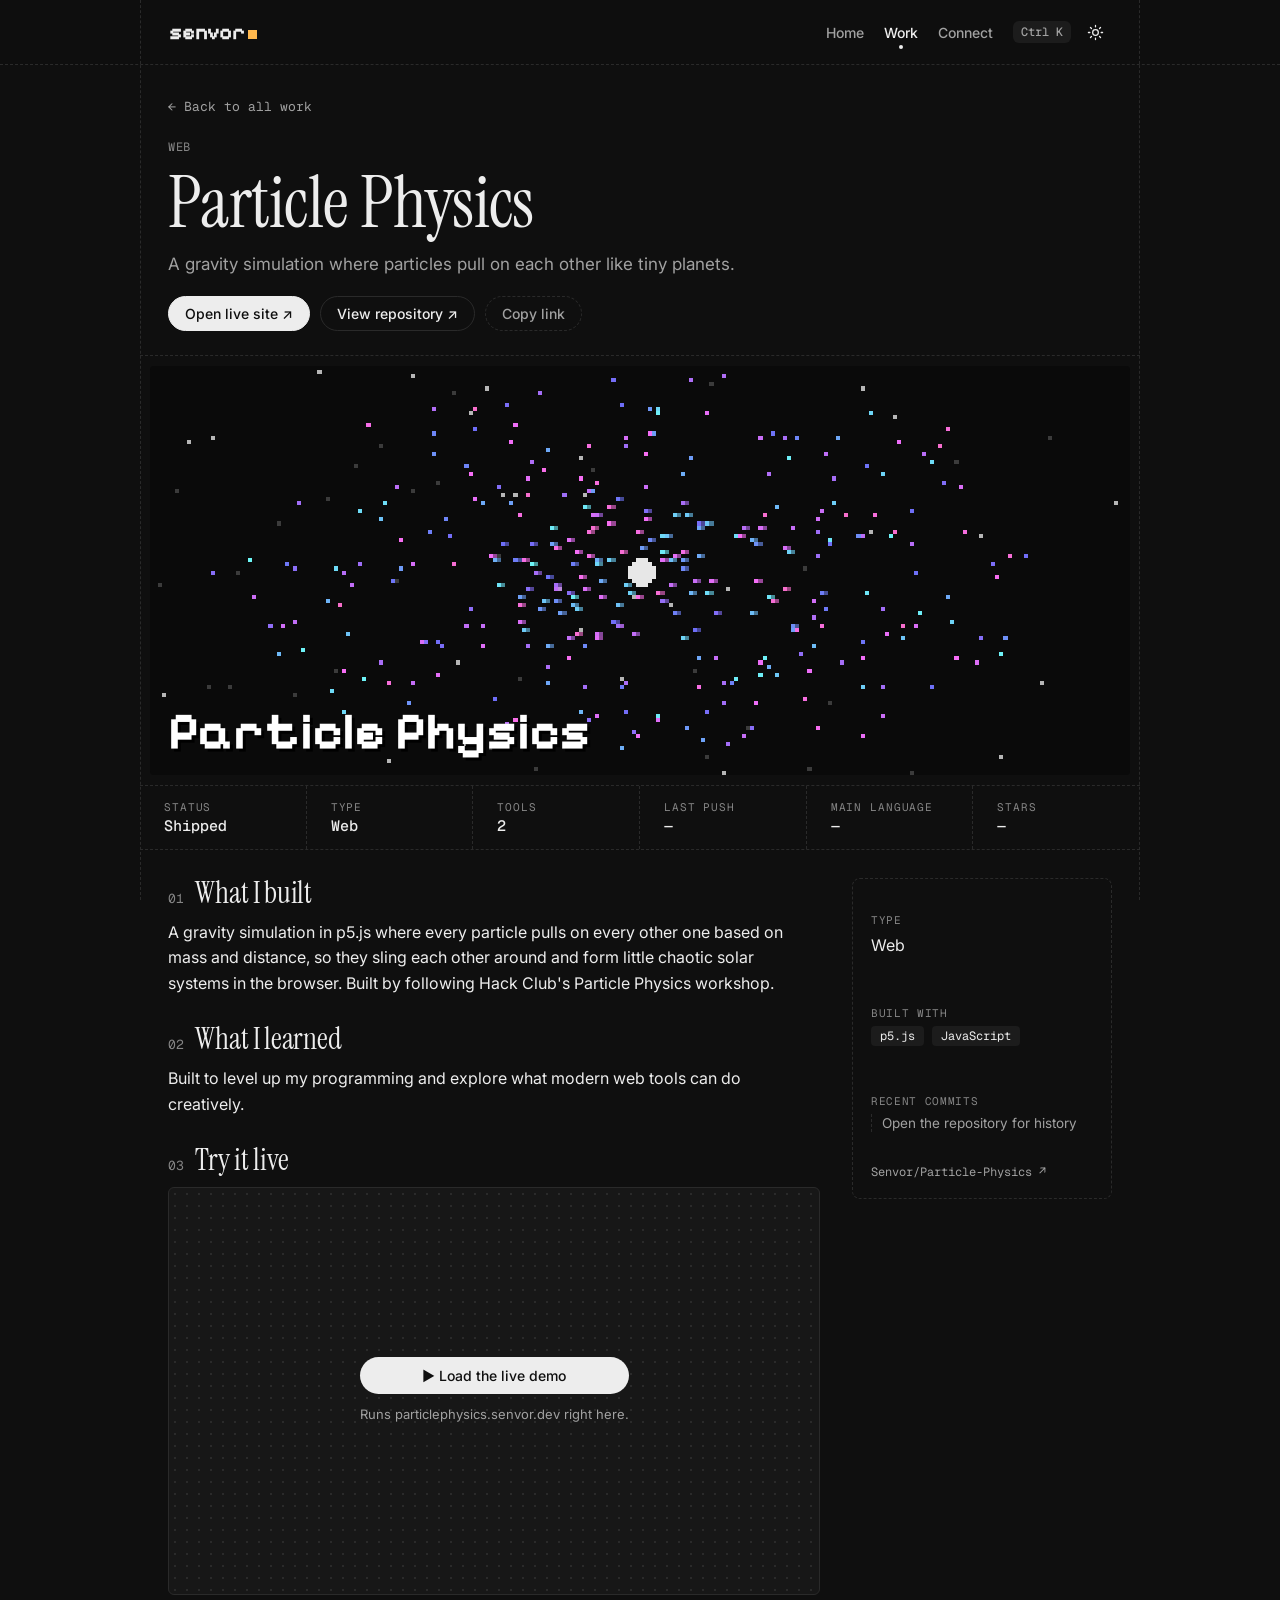
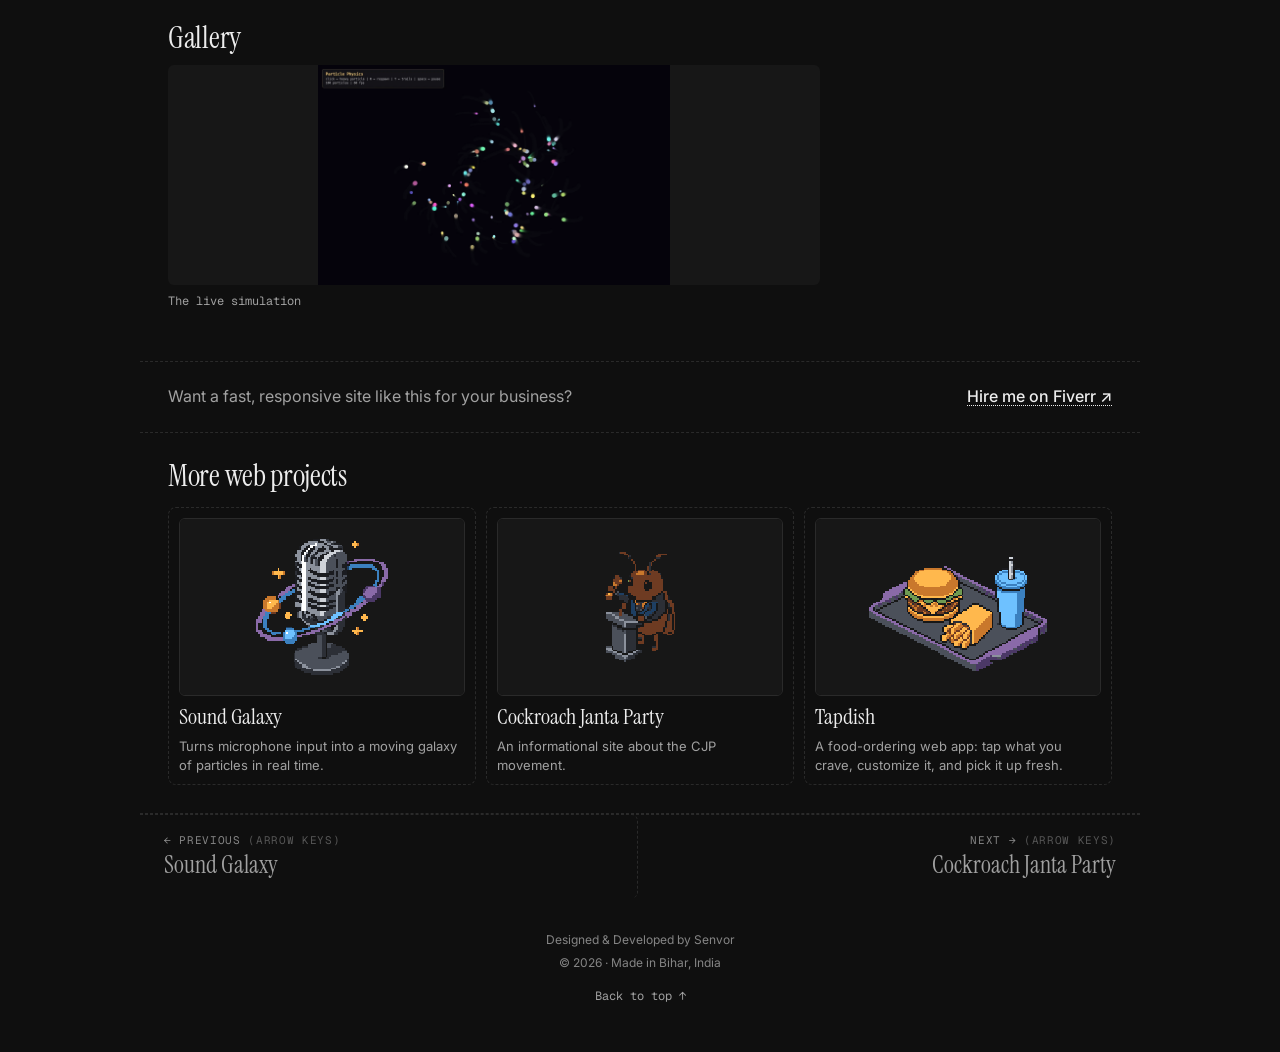
<file: projects/particle-physics/index.html>
<!DOCTYPE html>
<html lang="en">
<head>
<meta charset="utf-8">
<meta name="viewport" content="width=device-width, initial-scale=1, viewport-fit=cover">
<meta name="description" content="A gravity simulation where particles pull on each other like tiny planets.">
<meta name="theme-color" content="#0f0f0f">
<link rel="canonical" href="https://senvor.dev/projects/particle-physics/">
<script src="/js/theme.js"></script>
<meta property="og:type" content="article">
<meta property="og:site_name" content="Senvor">
<meta property="og:url" content="https://senvor.dev/projects/particle-physics/">
<meta property="og:title" content="Particle Physics — Senvor">
<meta property="og:description" content="A gravity simulation where particles pull on each other like tiny planets.">
<meta property="og:image" content="https://senvor.dev/assets/pixel/particle-physics.webp">
<meta name="twitter:card" content="summary_large_image">
<meta name="twitter:title" content="Particle Physics — Senvor">
<meta name="twitter:description" content="A gravity simulation where particles pull on each other like tiny planets.">
<meta name="twitter:image" content="https://senvor.dev/assets/pixel/particle-physics.webp">
<link rel="icon" type="image/png" href="/assets/favicon.png">
<title>Particle Physics — Senvor</title>
<link rel="preconnect" href="https://fonts.googleapis.com">
<link rel="preconnect" href="https://fonts.gstatic.com" crossorigin>
<link href="https://fonts.googleapis.com/css2?family=Instrument+Serif:ital@0;1&family=Inter:wght@400;500;600&family=Geist+Mono:wght@400;500&family=Pixelify+Sans:wght@500;700&display=swap" rel="stylesheet">
<link rel="stylesheet" href="/css/style.css">
<link rel="stylesheet" href="/css/project.css">
</head>
<body>
<div class="pj-progress" aria-hidden="true"></div>
<header class="top"><div class="wrap">
  <a class="logo" href="/">senvor</a>
  <nav aria-label="Main"><a href="/">Home</a><a href="/#work" class="active">Work</a><a href="/#connect">Connect</a><button class="kbtn" id="kbtn" type="button" aria-label="Open command menu" title="Command menu (Ctrl+K)"><kbd>⌘K</kbd><svg viewBox="0 0 24 24" aria-hidden="true"><circle cx="11" cy="11" r="6.5"/><path d="M16 16l4.5 4.5"/></svg></button><button class="theme" id="theme" type="button" aria-label="Toggle light and dark theme"><svg class="i-sun" viewBox="0 0 24 24" aria-hidden="true"><circle cx="12" cy="12" r="4"/><path d="M12 2v2M12 20v2M4.9 4.9l1.4 1.4M17.7 17.7l1.4 1.4M2 12h2M20 12h2M4.9 19.1l1.4-1.4M17.7 6.3l1.4-1.4"/></svg><svg class="i-moon" viewBox="0 0 24 24" aria-hidden="true"><path d="M20 14.5A8 8 0 0 1 9.5 4a8 8 0 1 0 10.5 10.5z"/></svg></button></nav>
</div></header>
<main id="top" tabindex="-1"><div class="wrap pj">
  <a class="crumb" href="/#work">← Back to all work</a>
  <div class="pj-head">
    <div class="pj-kicker"><span>Web</span></div>
    <h1>Particle Physics</h1>
    <p class="pj-tagline">A gravity simulation where particles pull on each other like tiny planets.</p>
    <div class="pj-actions"><a class="primary" href="https://particlephysics.senvor.dev">Open live site ↗</a><a href="https://github.com/Senvor/Particle-Physics">View repository ↗</a><button class="pj-share" type="button">Copy link</button></div>
  </div>
  <div class="pj-hero art" data-art="particles" aria-hidden="true"><canvas width="240" height="100"></canvas><span>Particle Physics</span></div>
  <ul class="pj-stats" data-repo-stats="Particle-Physics">
    <li><small>Status</small><b>Shipped</b></li>
    <li><small>Type</small><b>Web</b></li>
    <li><small>Tools</small><b>2</b></li>
    <li><small>Last push</small><b data-gh="pushed">…</b></li>
    <li><small>Main language</small><b data-gh="language">…</b></li>
    <li><small>Stars</small><b data-gh="stars">…</b></li>
  </ul>
  <div class="pj-grid">
    <div class="pj-body">
      <section><h2><i>01</i>What I built</h2><p>A gravity simulation in p5.js where every particle pulls on every other one based on mass and distance, so they sling each other around and form little chaotic solar systems in the browser. Built by following Hack Club's Particle Physics workshop.</p></section>
      <section><h2><i>02</i>What I learned</h2><p>Built to level up my programming and explore what modern web tools can do creatively.</p></section>
      <section class="pj-demo"><h2><i>03</i>Try it live</h2><div class="pj-frame" data-src="https://particlephysics.senvor.dev"><button type="button">▶ Load the live demo</button><small>Runs particlephysics.senvor.dev right here.</small></div></section>
      <section><h2>Gallery</h2><div class="pj-gallery"><figure><img src="/assets/projects/particle-physics-shot.webp" alt="The live simulation" loading="lazy" data-zoom><figcaption>The live simulation</figcaption></figure></div></section>
    </div>
    <aside class="pj-side">
      <dl>
        <dt>Type</dt><dd>Web</dd>
      </dl>
      <dl><dt>Built with</dt><dd><ul class="chips"><li class="solid">p5.js</li><li class="solid">JavaScript</li></ul></dd></dl>
      <dl>
        <dt>Recent commits</dt><dd><ol class="pj-commits" data-commits="Particle-Physics"><li class="muted">Loading from GitHub…</li></ol></dd>
      </dl>
      <a class="pj-repo" href="https://github.com/Senvor/Particle-Physics">Senvor/Particle-Physics ↗</a>
    </aside>
  </div>
  <div class="pj-hire"><p>Want a fast, responsive site like this for your business?</p><a href="https://www.fiverr.com/senvor/build-a-responsive-website-for-your-business-or-portfolio">Hire me on Fiverr ↗</a></div>
  <section class="pj-more"><h2>More web projects</h2><div class="pj-cards"><a href="/projects/sound-galaxy/"><img src="/assets/pixel/sound-galaxy.webp" alt="Pixel art of Sound Galaxy" width="1280" height="800" loading="lazy" decoding="async"><b>Sound Galaxy</b><small>Turns microphone input into a moving galaxy of particles in real time.</small></a><a href="/projects/cockroach-janta-party/"><img src="/assets/pixel/cjp.webp" alt="Pixel art of Cockroach Janta Party" width="1280" height="800" loading="lazy" decoding="async"><b>Cockroach Janta Party</b><small>An informational site about the CJP movement.</small></a><a href="/projects/tapdish/"><img src="/assets/pixel/tapdish.webp" alt="Pixel art of Tapdish" width="1280" height="800" loading="lazy" decoding="async"><b>Tapdish</b><small>A food-ordering web app: tap what you crave, customize it, and pick it up fresh.</small></a></div></section>
  <nav class="pj-nav" aria-label="More projects"><a rel="prev" href="/projects/sound-galaxy/"><small>← Previous</small><b>Sound Galaxy</b></a><a class="next" rel="next" href="/projects/cockroach-janta-party/"><small>Next →</small><b>Cockroach Janta Party</b></a></nav>
</div></main>
<footer><div class="wrap foot"><p>Designed &amp; Developed by Senvor</p><p>© 2026 · Made in Bihar, India</p><a href="#top" class="totop">Back to top ↑</a></div></footer>
<div class="pal" id="pal" hidden><div class="pal-box" role="dialog" aria-modal="true" aria-label="Command menu"><input id="pal-q" type="text" placeholder="Jump to a section, project or profile…" autocomplete="off" spellcheck="false"><ul id="pal-list" role="listbox"></ul><p class="pal-hint"><kbd>↑</kbd><kbd>↓</kbd> move · <kbd>Enter</kbd> open · <kbd>Esc</kbd> close</p></div></div>
<script src="/js/project.js" defer></script>
<script src="/js/cmdk.js" defer></script>
</body>
</html>
</file>
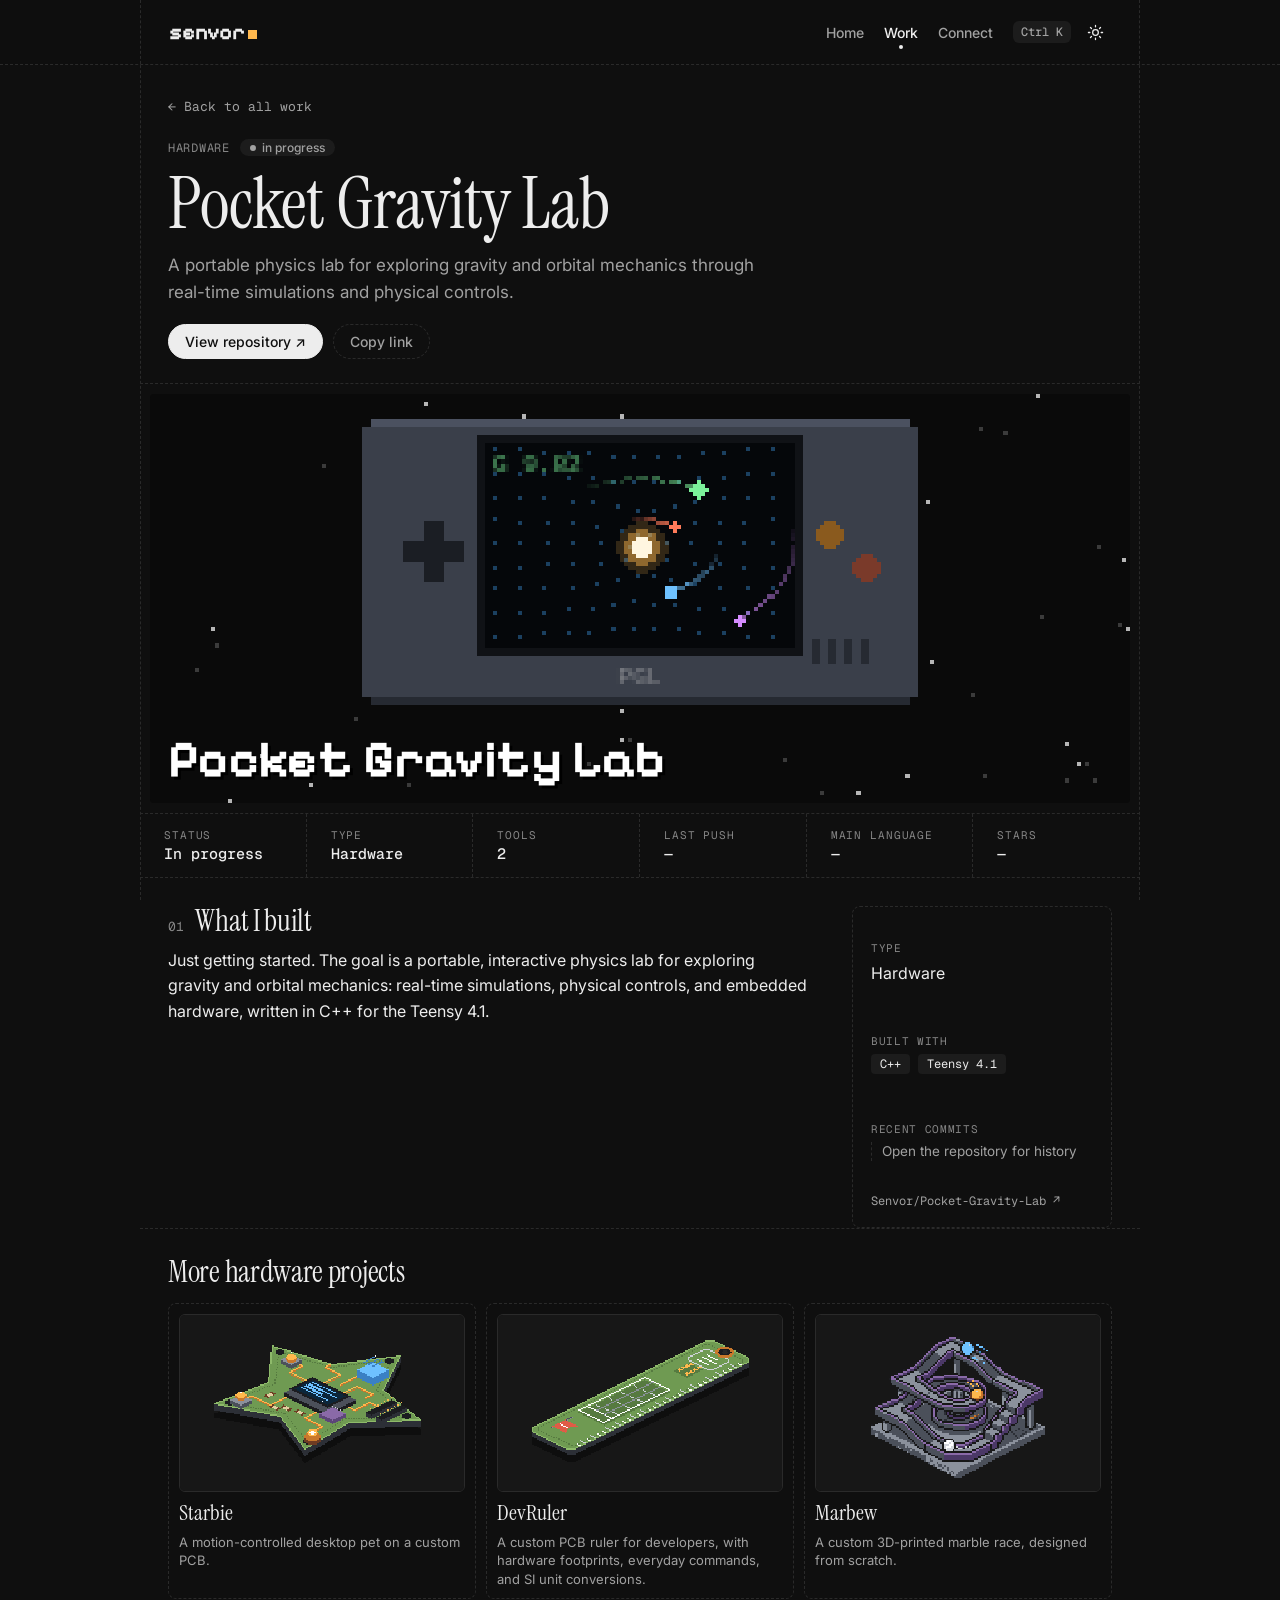
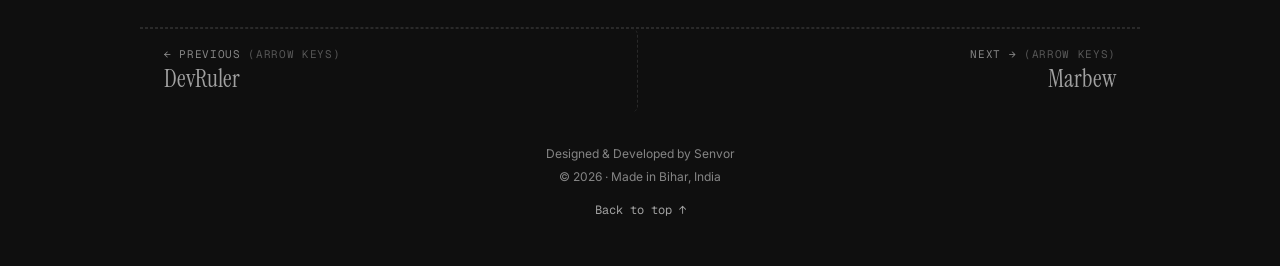
<file: projects/pocket-gravity-lab/index.html>
<!DOCTYPE html>
<html lang="en">
<head>
<meta charset="utf-8">
<meta name="viewport" content="width=device-width, initial-scale=1, viewport-fit=cover">
<meta name="description" content="A portable physics lab for exploring gravity and orbital mechanics through real-time simulations and physical controls.">
<meta name="theme-color" content="#0f0f0f">
<link rel="canonical" href="https://senvor.dev/projects/pocket-gravity-lab/">
<script src="/js/theme.js"></script>
<meta property="og:type" content="article">
<meta property="og:site_name" content="Senvor">
<meta property="og:url" content="https://senvor.dev/projects/pocket-gravity-lab/">
<meta property="og:title" content="Pocket Gravity Lab — Senvor">
<meta property="og:description" content="A portable physics lab for exploring gravity and orbital mechanics through real-time simulations and physical controls.">
<meta property="og:image" content="https://senvor.dev/assets/pixel/pocket-gravity-lab.webp">
<meta name="twitter:card" content="summary_large_image">
<meta name="twitter:title" content="Pocket Gravity Lab — Senvor">
<meta name="twitter:description" content="A portable physics lab for exploring gravity and orbital mechanics through real-time simulations and physical controls.">
<meta name="twitter:image" content="https://senvor.dev/assets/pixel/pocket-gravity-lab.webp">
<link rel="icon" type="image/png" href="/assets/favicon.png">
<title>Pocket Gravity Lab — Senvor</title>
<link rel="preconnect" href="https://fonts.googleapis.com">
<link rel="preconnect" href="https://fonts.gstatic.com" crossorigin>
<link href="https://fonts.googleapis.com/css2?family=Instrument+Serif:ital@0;1&family=Inter:wght@400;500;600&family=Geist+Mono:wght@400;500&family=Pixelify+Sans:wght@500;700&display=swap" rel="stylesheet">
<link rel="stylesheet" href="/css/style.css">
<link rel="stylesheet" href="/css/project.css">
</head>
<body>
<div class="pj-progress" aria-hidden="true"></div>
<header class="top"><div class="wrap">
  <a class="logo" href="/">senvor</a>
  <nav aria-label="Main"><a href="/">Home</a><a href="/#work" class="active">Work</a><a href="/#connect">Connect</a><button class="kbtn" id="kbtn" type="button" aria-label="Open command menu" title="Command menu (Ctrl+K)"><kbd>⌘K</kbd><svg viewBox="0 0 24 24" aria-hidden="true"><circle cx="11" cy="11" r="6.5"/><path d="M16 16l4.5 4.5"/></svg></button><button class="theme" id="theme" type="button" aria-label="Toggle light and dark theme"><svg class="i-sun" viewBox="0 0 24 24" aria-hidden="true"><circle cx="12" cy="12" r="4"/><path d="M12 2v2M12 20v2M4.9 4.9l1.4 1.4M17.7 17.7l1.4 1.4M2 12h2M20 12h2M4.9 19.1l1.4-1.4M17.7 6.3l1.4-1.4"/></svg><svg class="i-moon" viewBox="0 0 24 24" aria-hidden="true"><path d="M20 14.5A8 8 0 0 1 9.5 4a8 8 0 1 0 10.5 10.5z"/></svg></button></nav>
</div></header>
<main id="top" tabindex="-1"><div class="wrap pj">
  <a class="crumb" href="/#work">← Back to all work</a>
  <div class="pj-head">
    <div class="pj-kicker"><span>Hardware</span><span class="pill">in progress</span></div>
    <h1>Pocket Gravity Lab</h1>
    <p class="pj-tagline">A portable physics lab for exploring gravity and orbital mechanics through real-time simulations and physical controls.</p>
    <div class="pj-actions"><a class="primary" href="https://github.com/Senvor/Pocket-Gravity-Lab">View repository ↗</a><button class="pj-share" type="button">Copy link</button></div>
  </div>
  <div class="pj-hero art" data-art="orbit" aria-hidden="true"><canvas width="240" height="100"></canvas><span>Pocket Gravity Lab</span></div>
  <ul class="pj-stats" data-repo-stats="Pocket-Gravity-Lab">
    <li><small>Status</small><b>In progress</b></li>
    <li><small>Type</small><b>Hardware</b></li>
    <li><small>Tools</small><b>2</b></li>
    <li><small>Last push</small><b data-gh="pushed">…</b></li>
    <li><small>Main language</small><b data-gh="language">…</b></li>
    <li><small>Stars</small><b data-gh="stars">…</b></li>
  </ul>
  <div class="pj-grid">
    <div class="pj-body">
      <section><h2><i>01</i>What I built</h2><p>Just getting started. The goal is a portable, interactive physics lab for exploring gravity and orbital mechanics: real-time simulations, physical controls, and embedded hardware, written in C++ for the Teensy 4.1.</p></section>

    </div>
    <aside class="pj-side">
      <dl>
        <dt>Type</dt><dd>Hardware</dd>
      </dl>
      <dl><dt>Built with</dt><dd><ul class="chips"><li class="solid">C++</li><li class="solid">Teensy 4.1</li></ul></dd></dl>
      <dl>
        <dt>Recent commits</dt><dd><ol class="pj-commits" data-commits="Pocket-Gravity-Lab"><li class="muted">Loading from GitHub…</li></ol></dd>
      </dl>
      <a class="pj-repo" href="https://github.com/Senvor/Pocket-Gravity-Lab">Senvor/Pocket-Gravity-Lab ↗</a>
    </aside>
  </div>

  <section class="pj-more"><h2>More hardware projects</h2><div class="pj-cards"><a href="/projects/starbie/"><img src="/assets/pixel/starbie-card.webp" alt="Pixel art of Starbie" width="1280" height="800" loading="lazy" decoding="async"><b>Starbie</b><small>A motion-controlled desktop pet on a custom PCB.</small></a><a href="/projects/devruler/"><img src="/assets/pixel/devruler-card.webp" alt="Pixel art of DevRuler" width="1280" height="800" loading="lazy" decoding="async"><b>DevRuler</b><small>A custom PCB ruler for developers, with hardware footprints, everyday commands, and SI unit conversions.</small></a><a href="/projects/marbew/"><img src="/assets/pixel/marbew.webp" alt="Pixel art of Marbew" width="1280" height="800" loading="lazy" decoding="async"><b>Marbew</b><small>A custom 3D-printed marble race, designed from scratch.</small></a></div></section>
  <nav class="pj-nav" aria-label="More projects"><a rel="prev" href="/projects/devruler/"><small>← Previous</small><b>DevRuler</b></a><a class="next" rel="next" href="/projects/marbew/"><small>Next →</small><b>Marbew</b></a></nav>
</div></main>
<footer><div class="wrap foot"><p>Designed &amp; Developed by Senvor</p><p>© 2026 · Made in Bihar, India</p><a href="#top" class="totop">Back to top ↑</a></div></footer>
<div class="pal" id="pal" hidden><div class="pal-box" role="dialog" aria-modal="true" aria-label="Command menu"><input id="pal-q" type="text" placeholder="Jump to a section, project or profile…" autocomplete="off" spellcheck="false"><ul id="pal-list" role="listbox"></ul><p class="pal-hint"><kbd>↑</kbd><kbd>↓</kbd> move · <kbd>Enter</kbd> open · <kbd>Esc</kbd> close</p></div></div>
<script src="/js/project.js" defer></script>
<script src="/js/cmdk.js" defer></script>
</body>
</html>
</file>
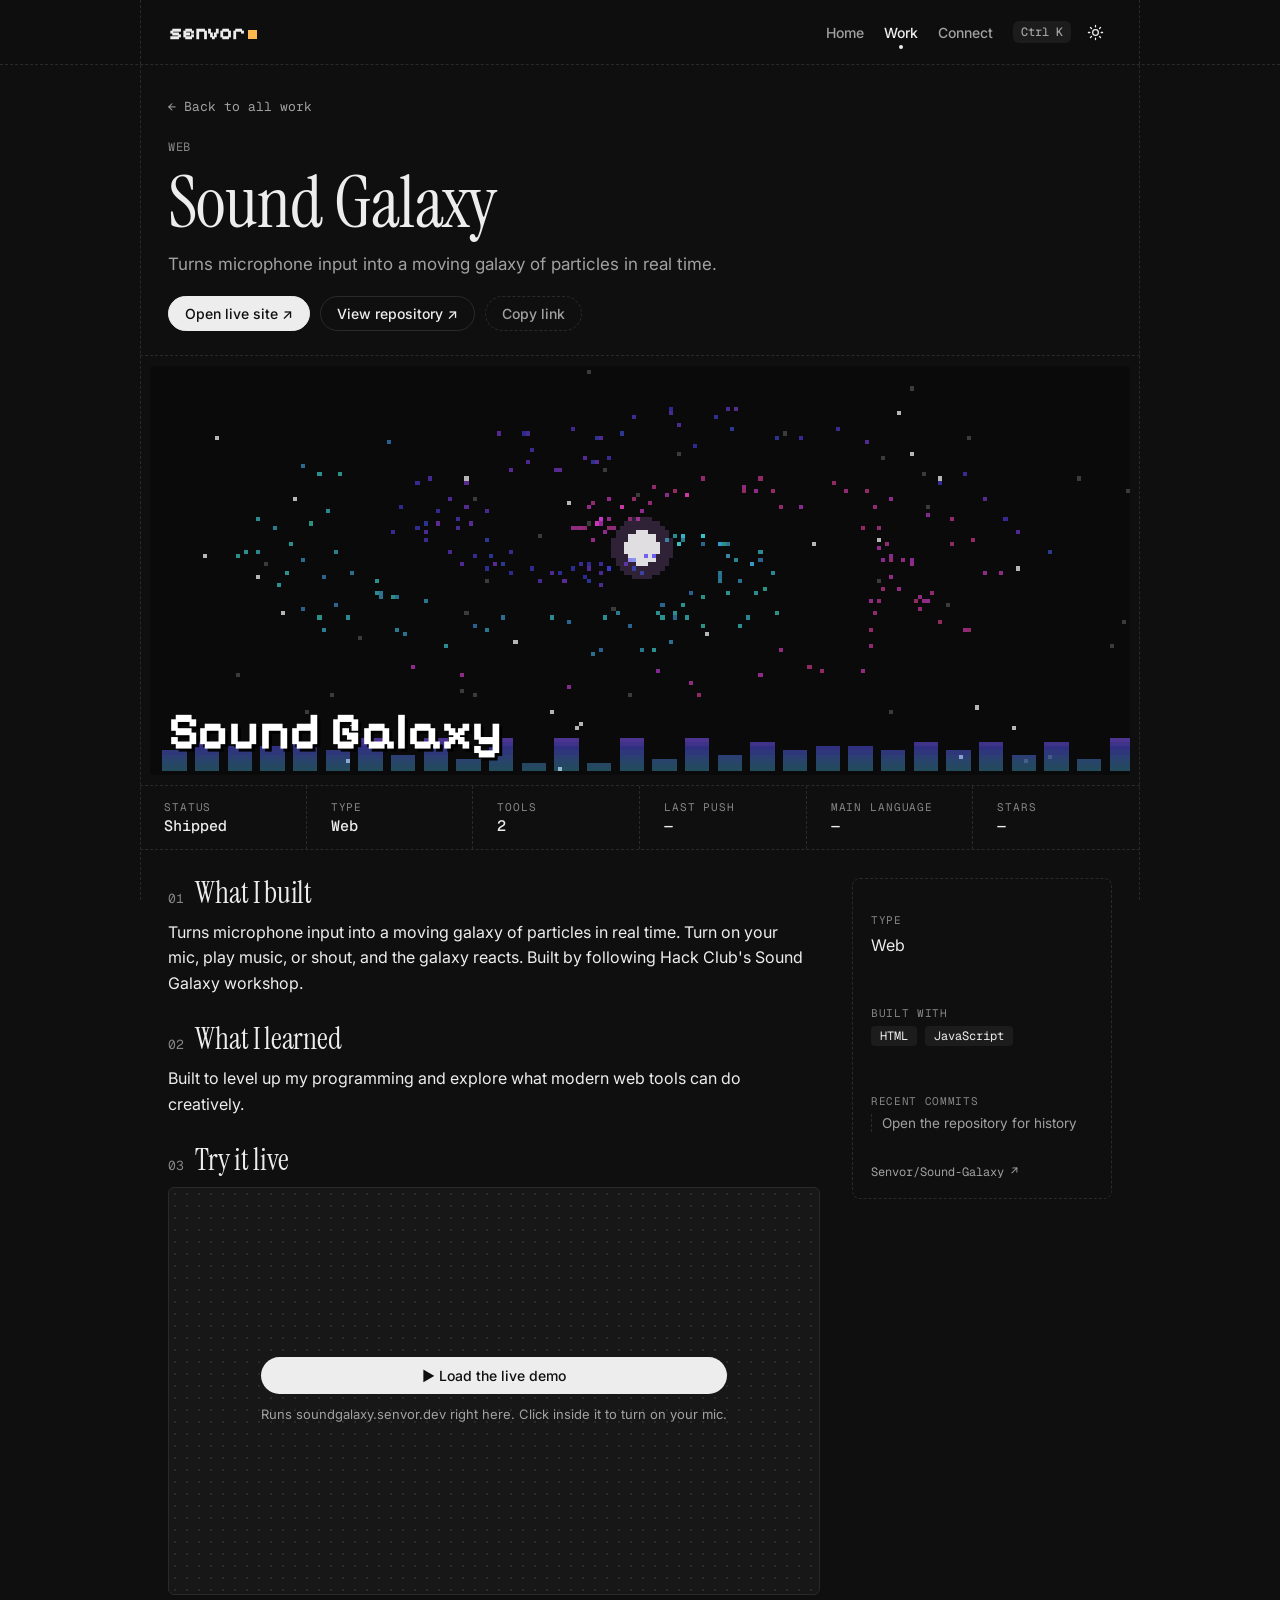
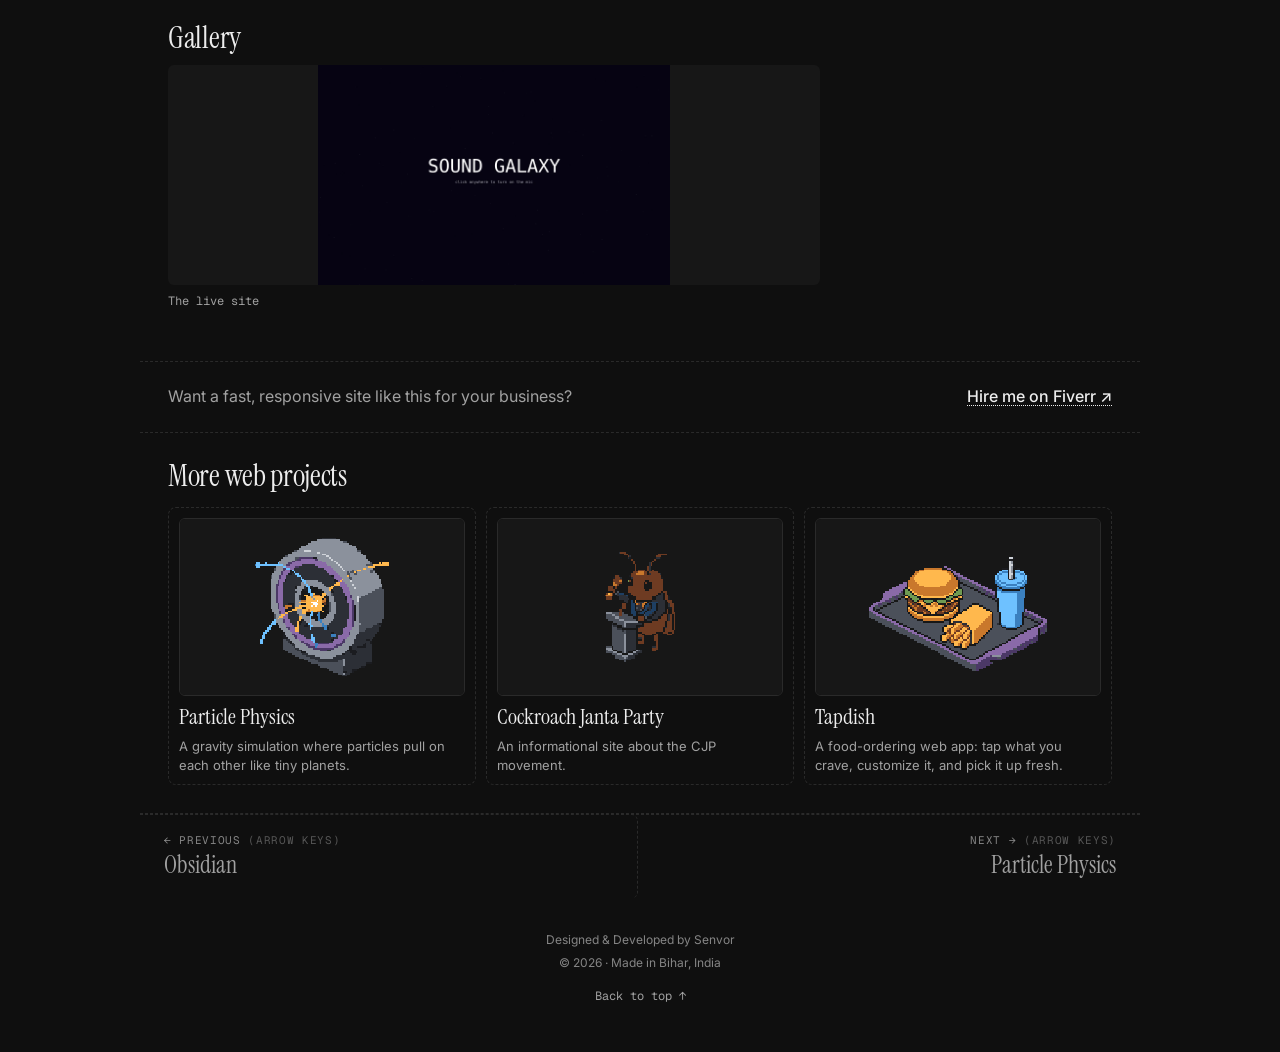
<file: projects/sound-galaxy/index.html>
<!DOCTYPE html>
<html lang="en">
<head>
<meta charset="utf-8">
<meta name="viewport" content="width=device-width, initial-scale=1, viewport-fit=cover">
<meta name="description" content="Turns microphone input into a moving galaxy of particles in real time.">
<meta name="theme-color" content="#0f0f0f">
<link rel="canonical" href="https://senvor.dev/projects/sound-galaxy/">
<script src="/js/theme.js"></script>
<meta property="og:type" content="article">
<meta property="og:site_name" content="Senvor">
<meta property="og:url" content="https://senvor.dev/projects/sound-galaxy/">
<meta property="og:title" content="Sound Galaxy — Senvor">
<meta property="og:description" content="Turns microphone input into a moving galaxy of particles in real time.">
<meta property="og:image" content="https://senvor.dev/assets/pixel/sound-galaxy.webp">
<meta name="twitter:card" content="summary_large_image">
<meta name="twitter:title" content="Sound Galaxy — Senvor">
<meta name="twitter:description" content="Turns microphone input into a moving galaxy of particles in real time.">
<meta name="twitter:image" content="https://senvor.dev/assets/pixel/sound-galaxy.webp">
<link rel="icon" type="image/png" href="/assets/favicon.png">
<title>Sound Galaxy — Senvor</title>
<link rel="preconnect" href="https://fonts.googleapis.com">
<link rel="preconnect" href="https://fonts.gstatic.com" crossorigin>
<link href="https://fonts.googleapis.com/css2?family=Instrument+Serif:ital@0;1&family=Inter:wght@400;500;600&family=Geist+Mono:wght@400;500&family=Pixelify+Sans:wght@500;700&display=swap" rel="stylesheet">
<link rel="stylesheet" href="/css/style.css">
<link rel="stylesheet" href="/css/project.css">
</head>
<body>
<div class="pj-progress" aria-hidden="true"></div>
<header class="top"><div class="wrap">
  <a class="logo" href="/">senvor</a>
  <nav aria-label="Main"><a href="/">Home</a><a href="/#work" class="active">Work</a><a href="/#connect">Connect</a><button class="kbtn" id="kbtn" type="button" aria-label="Open command menu" title="Command menu (Ctrl+K)"><kbd>⌘K</kbd><svg viewBox="0 0 24 24" aria-hidden="true"><circle cx="11" cy="11" r="6.5"/><path d="M16 16l4.5 4.5"/></svg></button><button class="theme" id="theme" type="button" aria-label="Toggle light and dark theme"><svg class="i-sun" viewBox="0 0 24 24" aria-hidden="true"><circle cx="12" cy="12" r="4"/><path d="M12 2v2M12 20v2M4.9 4.9l1.4 1.4M17.7 17.7l1.4 1.4M2 12h2M20 12h2M4.9 19.1l1.4-1.4M17.7 6.3l1.4-1.4"/></svg><svg class="i-moon" viewBox="0 0 24 24" aria-hidden="true"><path d="M20 14.5A8 8 0 0 1 9.5 4a8 8 0 1 0 10.5 10.5z"/></svg></button></nav>
</div></header>
<main id="top" tabindex="-1"><div class="wrap pj">
  <a class="crumb" href="/#work">← Back to all work</a>
  <div class="pj-head">
    <div class="pj-kicker"><span>Web</span></div>
    <h1>Sound Galaxy</h1>
    <p class="pj-tagline">Turns microphone input into a moving galaxy of particles in real time.</p>
    <div class="pj-actions"><a class="primary" href="https://soundgalaxy.senvor.dev">Open live site ↗</a><a href="https://github.com/Senvor/Sound-Galaxy">View repository ↗</a><button class="pj-share" type="button">Copy link</button></div>
  </div>
  <div class="pj-hero art" data-art="sound" aria-hidden="true"><canvas width="240" height="100"></canvas><span>Sound Galaxy</span></div>
  <ul class="pj-stats" data-repo-stats="Sound-Galaxy">
    <li><small>Status</small><b>Shipped</b></li>
    <li><small>Type</small><b>Web</b></li>
    <li><small>Tools</small><b>2</b></li>
    <li><small>Last push</small><b data-gh="pushed">…</b></li>
    <li><small>Main language</small><b data-gh="language">…</b></li>
    <li><small>Stars</small><b data-gh="stars">…</b></li>
  </ul>
  <div class="pj-grid">
    <div class="pj-body">
      <section><h2><i>01</i>What I built</h2><p>Turns microphone input into a moving galaxy of particles in real time. Turn on your mic, play music, or shout, and the galaxy reacts. Built by following Hack Club's Sound Galaxy workshop.</p></section>
      <section><h2><i>02</i>What I learned</h2><p>Built to level up my programming and explore what modern web tools can do creatively.</p></section>
      <section class="pj-demo"><h2><i>03</i>Try it live</h2><div class="pj-frame" data-src="https://soundgalaxy.senvor.dev"><button type="button">▶ Load the live demo</button><small>Runs soundgalaxy.senvor.dev right here. Click inside it to turn on your mic.</small></div></section>
      <section><h2>Gallery</h2><div class="pj-gallery"><figure><img src="/assets/projects/sound-galaxy-shot.webp" alt="The live site" loading="lazy" data-zoom><figcaption>The live site</figcaption></figure></div></section>
    </div>
    <aside class="pj-side">
      <dl>
        <dt>Type</dt><dd>Web</dd>
      </dl>
      <dl><dt>Built with</dt><dd><ul class="chips"><li class="solid">HTML</li><li class="solid">JavaScript</li></ul></dd></dl>
      <dl>
        <dt>Recent commits</dt><dd><ol class="pj-commits" data-commits="Sound-Galaxy"><li class="muted">Loading from GitHub…</li></ol></dd>
      </dl>
      <a class="pj-repo" href="https://github.com/Senvor/Sound-Galaxy">Senvor/Sound-Galaxy ↗</a>
    </aside>
  </div>
  <div class="pj-hire"><p>Want a fast, responsive site like this for your business?</p><a href="https://www.fiverr.com/senvor/build-a-responsive-website-for-your-business-or-portfolio">Hire me on Fiverr ↗</a></div>
  <section class="pj-more"><h2>More web projects</h2><div class="pj-cards"><a href="/projects/particle-physics/"><img src="/assets/pixel/particle-physics.webp" alt="Pixel art of Particle Physics" width="1280" height="800" loading="lazy" decoding="async"><b>Particle Physics</b><small>A gravity simulation where particles pull on each other like tiny planets.</small></a><a href="/projects/cockroach-janta-party/"><img src="/assets/pixel/cjp.webp" alt="Pixel art of Cockroach Janta Party" width="1280" height="800" loading="lazy" decoding="async"><b>Cockroach Janta Party</b><small>An informational site about the CJP movement.</small></a><a href="/projects/tapdish/"><img src="/assets/pixel/tapdish.webp" alt="Pixel art of Tapdish" width="1280" height="800" loading="lazy" decoding="async"><b>Tapdish</b><small>A food-ordering web app: tap what you crave, customize it, and pick it up fresh.</small></a></div></section>
  <nav class="pj-nav" aria-label="More projects"><a rel="prev" href="/projects/obsidian/"><small>← Previous</small><b>Obsidian</b></a><a class="next" rel="next" href="/projects/particle-physics/"><small>Next →</small><b>Particle Physics</b></a></nav>
</div></main>
<footer><div class="wrap foot"><p>Designed &amp; Developed by Senvor</p><p>© 2026 · Made in Bihar, India</p><a href="#top" class="totop">Back to top ↑</a></div></footer>
<div class="pal" id="pal" hidden><div class="pal-box" role="dialog" aria-modal="true" aria-label="Command menu"><input id="pal-q" type="text" placeholder="Jump to a section, project or profile…" autocomplete="off" spellcheck="false"><ul id="pal-list" role="listbox"></ul><p class="pal-hint"><kbd>↑</kbd><kbd>↓</kbd> move · <kbd>Enter</kbd> open · <kbd>Esc</kbd> close</p></div></div>
<script src="/js/project.js" defer></script>
<script src="/js/cmdk.js" defer></script>
</body>
</html>
</file>
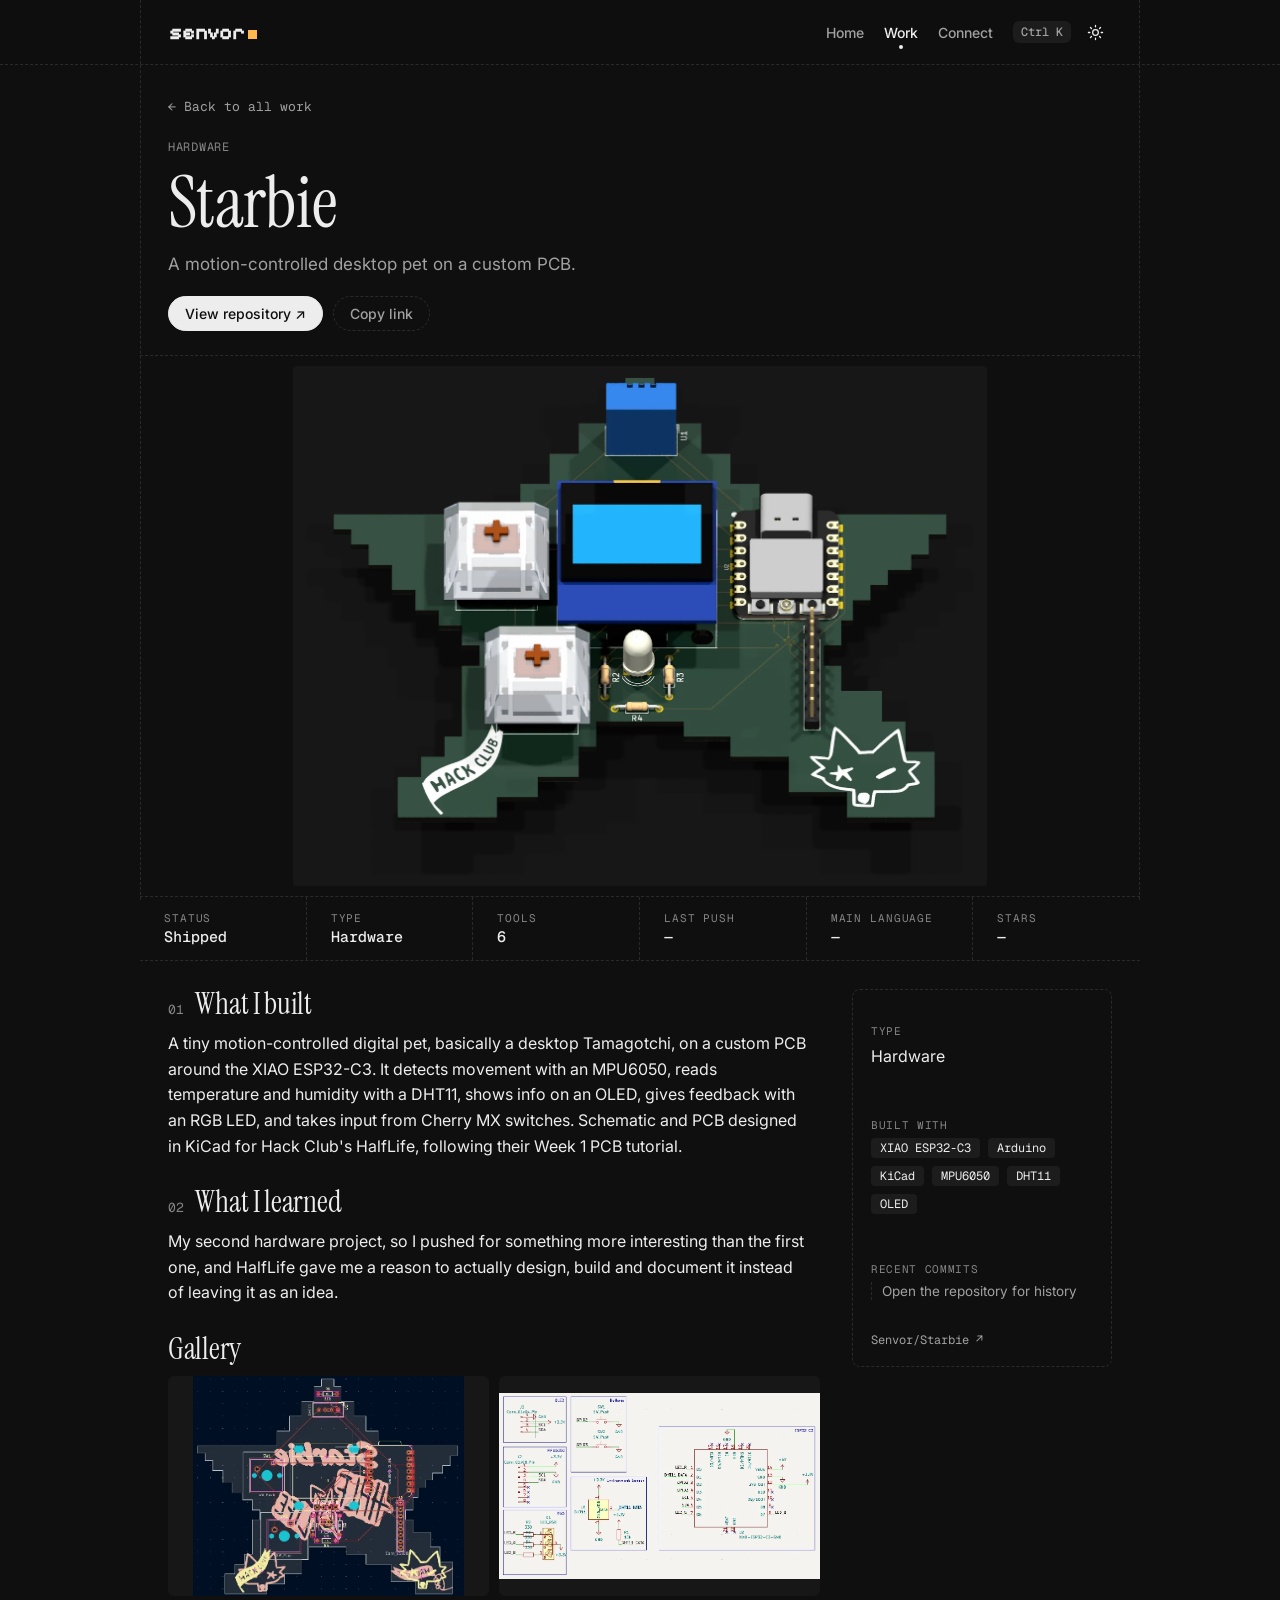
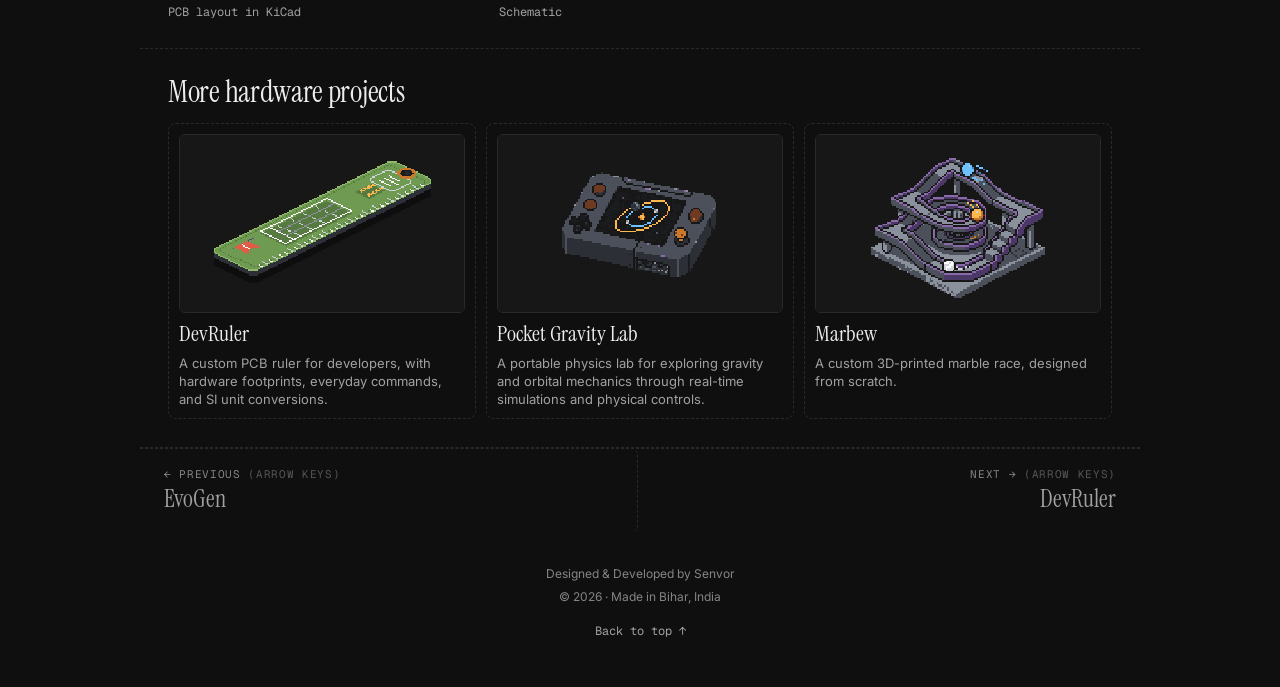
<file: projects/starbie/index.html>
<!DOCTYPE html>
<html lang="en">
<head>
<meta charset="utf-8">
<meta name="viewport" content="width=device-width, initial-scale=1, viewport-fit=cover">
<meta name="description" content="A motion-controlled desktop pet on a custom PCB.">
<meta name="theme-color" content="#0f0f0f">
<link rel="canonical" href="https://senvor.dev/projects/starbie/">
<script src="/js/theme.js"></script>
<meta property="og:type" content="article">
<meta property="og:site_name" content="Senvor">
<meta property="og:url" content="https://senvor.dev/projects/starbie/">
<meta property="og:title" content="Starbie — Senvor">
<meta property="og:description" content="A motion-controlled desktop pet on a custom PCB.">
<meta property="og:image" content="https://senvor.dev/assets/pixel/starbie.webp">
<meta name="twitter:card" content="summary_large_image">
<meta name="twitter:title" content="Starbie — Senvor">
<meta name="twitter:description" content="A motion-controlled desktop pet on a custom PCB.">
<meta name="twitter:image" content="https://senvor.dev/assets/pixel/starbie.webp">
<link rel="icon" type="image/png" href="/assets/favicon.png">
<title>Starbie — Senvor</title>
<link rel="preconnect" href="https://fonts.googleapis.com">
<link rel="preconnect" href="https://fonts.gstatic.com" crossorigin>
<link href="https://fonts.googleapis.com/css2?family=Instrument+Serif:ital@0;1&family=Inter:wght@400;500;600&family=Geist+Mono:wght@400;500&family=Pixelify+Sans:wght@500;700&display=swap" rel="stylesheet">
<link rel="stylesheet" href="/css/style.css">
<link rel="stylesheet" href="/css/project.css">
</head>
<body>
<div class="pj-progress" aria-hidden="true"></div>
<header class="top"><div class="wrap">
  <a class="logo" href="/">senvor</a>
  <nav aria-label="Main"><a href="/">Home</a><a href="/#work" class="active">Work</a><a href="/#connect">Connect</a><button class="kbtn" id="kbtn" type="button" aria-label="Open command menu" title="Command menu (Ctrl+K)"><kbd>⌘K</kbd><svg viewBox="0 0 24 24" aria-hidden="true"><circle cx="11" cy="11" r="6.5"/><path d="M16 16l4.5 4.5"/></svg></button><button class="theme" id="theme" type="button" aria-label="Toggle light and dark theme"><svg class="i-sun" viewBox="0 0 24 24" aria-hidden="true"><circle cx="12" cy="12" r="4"/><path d="M12 2v2M12 20v2M4.9 4.9l1.4 1.4M17.7 17.7l1.4 1.4M2 12h2M20 12h2M4.9 19.1l1.4-1.4M17.7 6.3l1.4-1.4"/></svg><svg class="i-moon" viewBox="0 0 24 24" aria-hidden="true"><path d="M20 14.5A8 8 0 0 1 9.5 4a8 8 0 1 0 10.5 10.5z"/></svg></button></nav>
</div></header>
<main id="top" tabindex="-1"><div class="wrap pj">
  <a class="crumb" href="/#work">← Back to all work</a>
  <div class="pj-head">
    <div class="pj-kicker"><span>Hardware</span></div>
    <h1>Starbie</h1>
    <p class="pj-tagline">A motion-controlled desktop pet on a custom PCB.</p>
    <div class="pj-actions"><a class="primary" href="https://github.com/Senvor/Starbie">View repository ↗</a><button class="pj-share" type="button">Copy link</button></div>
  </div>
  <figure class="pj-hero"><img src="/assets/projects/starbie-render.webp" alt="Starbie" data-zoom></figure>
  <ul class="pj-stats" data-repo-stats="Starbie">
    <li><small>Status</small><b>Shipped</b></li>
    <li><small>Type</small><b>Hardware</b></li>
    <li><small>Tools</small><b>6</b></li>
    <li><small>Last push</small><b data-gh="pushed">…</b></li>
    <li><small>Main language</small><b data-gh="language">…</b></li>
    <li><small>Stars</small><b data-gh="stars">…</b></li>
  </ul>
  <div class="pj-grid">
    <div class="pj-body">
      <section><h2><i>01</i>What I built</h2><p>A tiny motion-controlled digital pet, basically a desktop Tamagotchi, on a custom PCB around the XIAO ESP32-C3. It detects movement with an MPU6050, reads temperature and humidity with a DHT11, shows info on an OLED, gives feedback with an RGB LED, and takes input from Cherry MX switches. Schematic and PCB designed in KiCad for Hack Club's HalfLife, following their Week 1 PCB tutorial.</p></section>
      <section><h2><i>02</i>What I learned</h2><p>My second hardware project, so I pushed for something more interesting than the first one, and HalfLife gave me a reason to actually design, build and document it instead of leaving it as an idea.</p></section>

      <section><h2>Gallery</h2><div class="pj-gallery"><figure><img src="/assets/projects/starbie-pcb.webp" alt="PCB layout in KiCad" loading="lazy" data-zoom><figcaption>PCB layout in KiCad</figcaption></figure><figure><img src="/assets/projects/starbie-schematic.webp" alt="Schematic" loading="lazy" data-zoom><figcaption>Schematic</figcaption></figure></div></section>
    </div>
    <aside class="pj-side">
      <dl>
        <dt>Type</dt><dd>Hardware</dd>
      </dl>
      <dl><dt>Built with</dt><dd><ul class="chips"><li class="solid">XIAO ESP32-C3</li><li class="solid">Arduino</li><li class="solid">KiCad</li><li class="solid">MPU6050</li><li class="solid">DHT11</li><li class="solid">OLED</li></ul></dd></dl>
      <dl>
        <dt>Recent commits</dt><dd><ol class="pj-commits" data-commits="Starbie"><li class="muted">Loading from GitHub…</li></ol></dd>
      </dl>
      <a class="pj-repo" href="https://github.com/Senvor/Starbie">Senvor/Starbie ↗</a>
    </aside>
  </div>

  <section class="pj-more"><h2>More hardware projects</h2><div class="pj-cards"><a href="/projects/devruler/"><img src="/assets/pixel/devruler-card.webp" alt="Pixel art of DevRuler" width="1280" height="800" loading="lazy" decoding="async"><b>DevRuler</b><small>A custom PCB ruler for developers, with hardware footprints, everyday commands, and SI unit conversions.</small></a><a href="/projects/pocket-gravity-lab/"><img src="/assets/pixel/pocket-gravity-lab.webp" alt="Pixel art of Pocket Gravity Lab" width="1280" height="800" loading="lazy" decoding="async"><b>Pocket Gravity Lab</b><small>A portable physics lab for exploring gravity and orbital mechanics through real-time simulations and physical controls.</small></a><a href="/projects/marbew/"><img src="/assets/pixel/marbew.webp" alt="Pixel art of Marbew" width="1280" height="800" loading="lazy" decoding="async"><b>Marbew</b><small>A custom 3D-printed marble race, designed from scratch.</small></a></div></section>
  <nav class="pj-nav" aria-label="More projects"><a rel="prev" href="/projects/evogen/"><small>← Previous</small><b>EvoGen</b></a><a class="next" rel="next" href="/projects/devruler/"><small>Next →</small><b>DevRuler</b></a></nav>
</div></main>
<footer><div class="wrap foot"><p>Designed &amp; Developed by Senvor</p><p>© 2026 · Made in Bihar, India</p><a href="#top" class="totop">Back to top ↑</a></div></footer>
<div class="pal" id="pal" hidden><div class="pal-box" role="dialog" aria-modal="true" aria-label="Command menu"><input id="pal-q" type="text" placeholder="Jump to a section, project or profile…" autocomplete="off" spellcheck="false"><ul id="pal-list" role="listbox"></ul><p class="pal-hint"><kbd>↑</kbd><kbd>↓</kbd> move · <kbd>Enter</kbd> open · <kbd>Esc</kbd> close</p></div></div>
<script src="/js/project.js" defer></script>
<script src="/js/cmdk.js" defer></script>
</body>
</html>
</file>
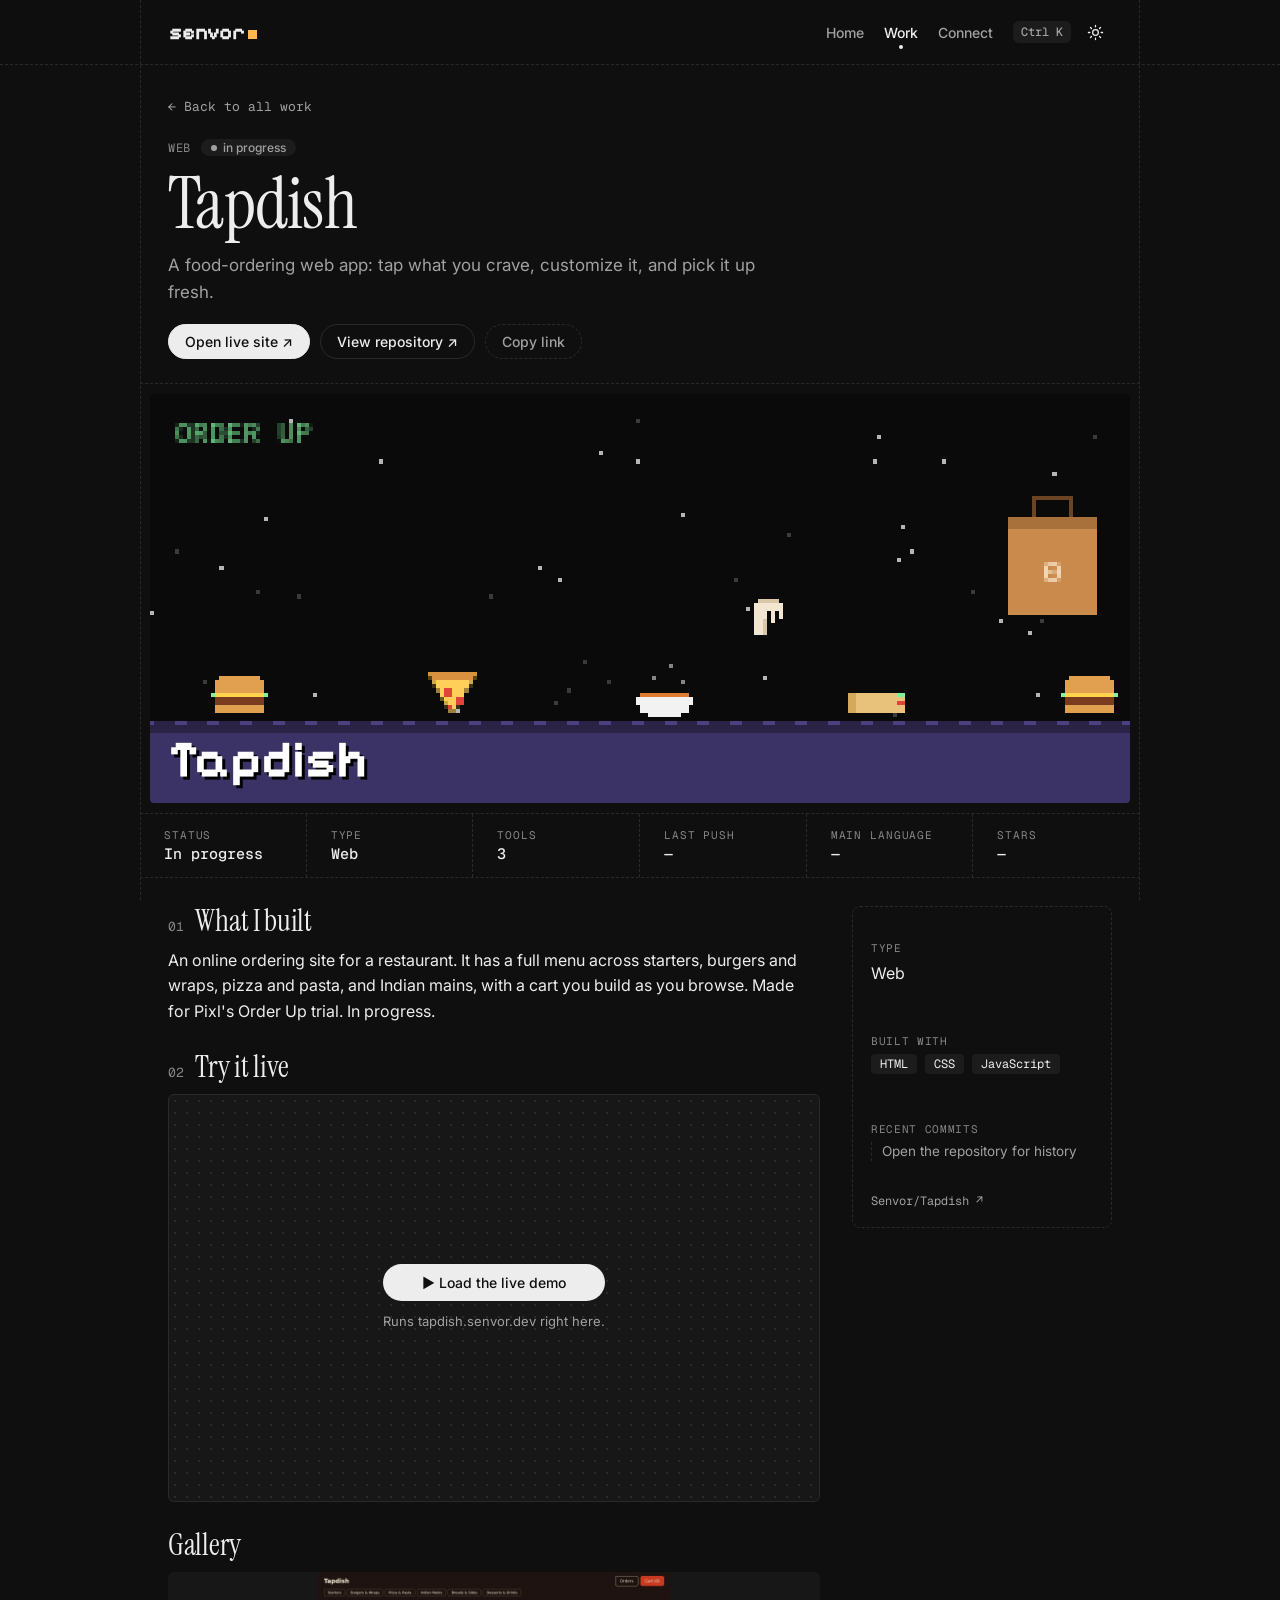
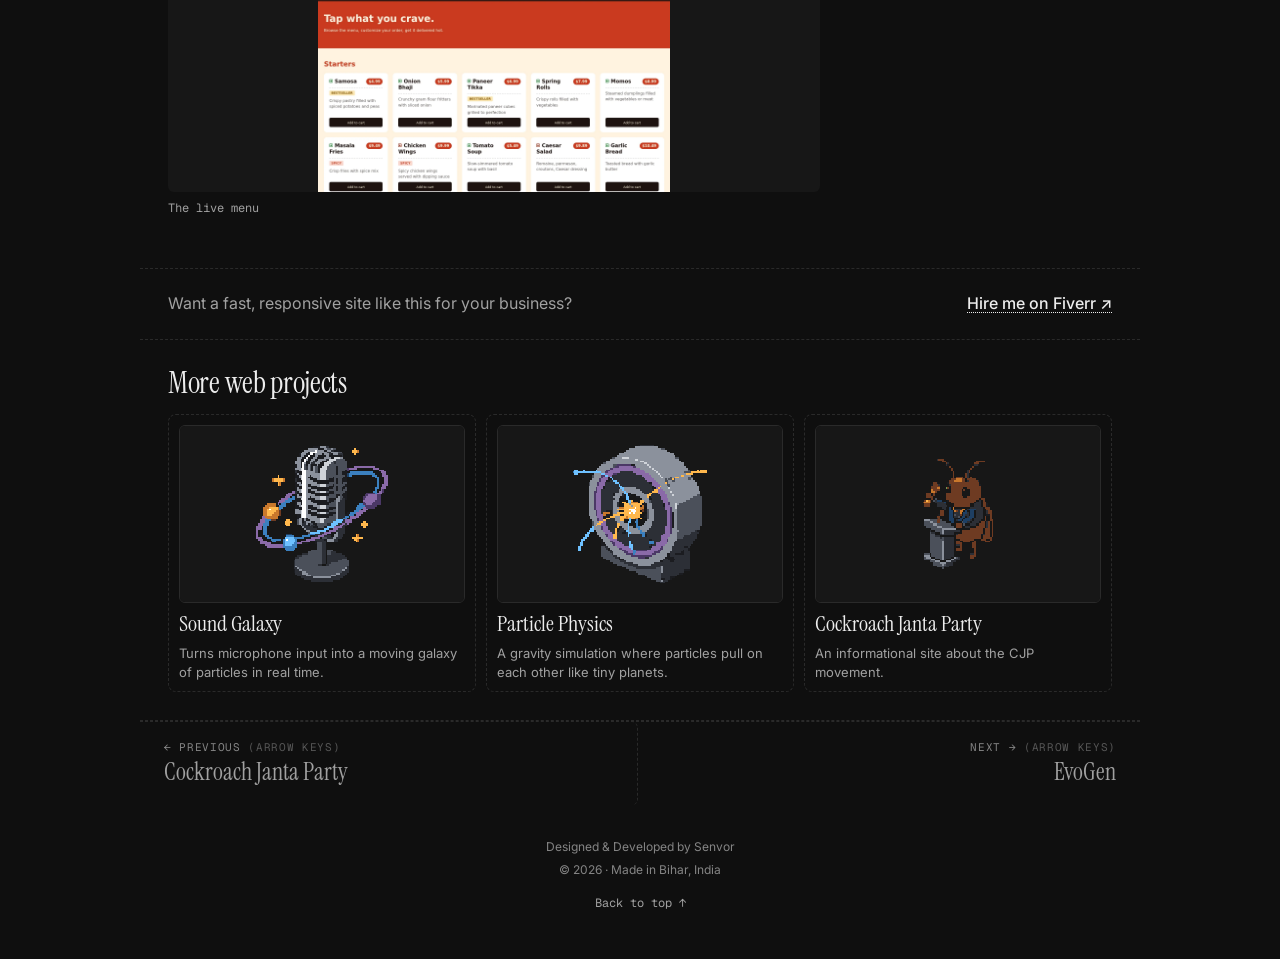
<file: projects/tapdish/index.html>
<!DOCTYPE html>
<html lang="en">
<head>
<meta charset="utf-8">
<meta name="viewport" content="width=device-width, initial-scale=1, viewport-fit=cover">
<meta name="description" content="A food-ordering web app: tap what you crave, customize it, and pick it up fresh.">
<meta name="theme-color" content="#0f0f0f">
<link rel="canonical" href="https://senvor.dev/projects/tapdish/">
<script src="/js/theme.js"></script>
<meta property="og:type" content="article">
<meta property="og:site_name" content="Senvor">
<meta property="og:url" content="https://senvor.dev/projects/tapdish/">
<meta property="og:title" content="Tapdish — Senvor">
<meta property="og:description" content="A food-ordering web app: tap what you crave, customize it, and pick it up fresh.">
<meta property="og:image" content="https://senvor.dev/assets/pixel/tapdish.webp">
<meta name="twitter:card" content="summary_large_image">
<meta name="twitter:title" content="Tapdish — Senvor">
<meta name="twitter:description" content="A food-ordering web app: tap what you crave, customize it, and pick it up fresh.">
<meta name="twitter:image" content="https://senvor.dev/assets/pixel/tapdish.webp">
<link rel="icon" type="image/png" href="/assets/favicon.png">
<title>Tapdish — Senvor</title>
<link rel="preconnect" href="https://fonts.googleapis.com">
<link rel="preconnect" href="https://fonts.gstatic.com" crossorigin>
<link href="https://fonts.googleapis.com/css2?family=Instrument+Serif:ital@0;1&family=Inter:wght@400;500;600&family=Geist+Mono:wght@400;500&family=Pixelify+Sans:wght@500;700&display=swap" rel="stylesheet">
<link rel="stylesheet" href="/css/style.css">
<link rel="stylesheet" href="/css/project.css">
</head>
<body>
<div class="pj-progress" aria-hidden="true"></div>
<header class="top"><div class="wrap">
  <a class="logo" href="/">senvor</a>
  <nav aria-label="Main"><a href="/">Home</a><a href="/#work" class="active">Work</a><a href="/#connect">Connect</a><button class="kbtn" id="kbtn" type="button" aria-label="Open command menu" title="Command menu (Ctrl+K)"><kbd>⌘K</kbd><svg viewBox="0 0 24 24" aria-hidden="true"><circle cx="11" cy="11" r="6.5"/><path d="M16 16l4.5 4.5"/></svg></button><button class="theme" id="theme" type="button" aria-label="Toggle light and dark theme"><svg class="i-sun" viewBox="0 0 24 24" aria-hidden="true"><circle cx="12" cy="12" r="4"/><path d="M12 2v2M12 20v2M4.9 4.9l1.4 1.4M17.7 17.7l1.4 1.4M2 12h2M20 12h2M4.9 19.1l1.4-1.4M17.7 6.3l1.4-1.4"/></svg><svg class="i-moon" viewBox="0 0 24 24" aria-hidden="true"><path d="M20 14.5A8 8 0 0 1 9.5 4a8 8 0 1 0 10.5 10.5z"/></svg></button></nav>
</div></header>
<main id="top" tabindex="-1"><div class="wrap pj">
  <a class="crumb" href="/#work">← Back to all work</a>
  <div class="pj-head">
    <div class="pj-kicker"><span>Web</span><span class="pill">in progress</span></div>
    <h1>Tapdish</h1>
    <p class="pj-tagline">A food-ordering web app: tap what you crave, customize it, and pick it up fresh.</p>
    <div class="pj-actions"><a class="primary" href="https://tapdish.senvor.dev">Open live site ↗</a><a href="https://github.com/Senvor/Tapdish">View repository ↗</a><button class="pj-share" type="button">Copy link</button></div>
  </div>
  <div class="pj-hero art" data-art="food" aria-hidden="true"><canvas width="240" height="100"></canvas><span>Tapdish</span></div>
  <ul class="pj-stats" data-repo-stats="Tapdish">
    <li><small>Status</small><b>In progress</b></li>
    <li><small>Type</small><b>Web</b></li>
    <li><small>Tools</small><b>3</b></li>
    <li><small>Last push</small><b data-gh="pushed">…</b></li>
    <li><small>Main language</small><b data-gh="language">…</b></li>
    <li><small>Stars</small><b data-gh="stars">…</b></li>
  </ul>
  <div class="pj-grid">
    <div class="pj-body">
      <section><h2><i>01</i>What I built</h2><p>An online ordering site for a restaurant. It has a full menu across starters, burgers and wraps, pizza and pasta, and Indian mains, with a cart you build as you browse. Made for Pixl's Order Up trial. In progress.</p></section>
      <section class="pj-demo"><h2><i>02</i>Try it live</h2><div class="pj-frame" data-src="https://tapdish.senvor.dev"><button type="button">▶ Load the live demo</button><small>Runs tapdish.senvor.dev right here.</small></div></section>
      <section><h2>Gallery</h2><div class="pj-gallery"><figure><img src="/assets/projects/tapdish-shot.webp" alt="The live menu" loading="lazy" data-zoom><figcaption>The live menu</figcaption></figure></div></section>
    </div>
    <aside class="pj-side">
      <dl>
        <dt>Type</dt><dd>Web</dd>
      </dl>
      <dl><dt>Built with</dt><dd><ul class="chips"><li class="solid">HTML</li><li class="solid">CSS</li><li class="solid">JavaScript</li></ul></dd></dl>
      <dl>
        <dt>Recent commits</dt><dd><ol class="pj-commits" data-commits="Tapdish"><li class="muted">Loading from GitHub…</li></ol></dd>
      </dl>
      <a class="pj-repo" href="https://github.com/Senvor/Tapdish">Senvor/Tapdish ↗</a>
    </aside>
  </div>
  <div class="pj-hire"><p>Want a fast, responsive site like this for your business?</p><a href="https://www.fiverr.com/senvor/build-a-responsive-website-for-your-business-or-portfolio">Hire me on Fiverr ↗</a></div>
  <section class="pj-more"><h2>More web projects</h2><div class="pj-cards"><a href="/projects/sound-galaxy/"><img src="/assets/pixel/sound-galaxy.webp" alt="Pixel art of Sound Galaxy" width="1280" height="800" loading="lazy" decoding="async"><b>Sound Galaxy</b><small>Turns microphone input into a moving galaxy of particles in real time.</small></a><a href="/projects/particle-physics/"><img src="/assets/pixel/particle-physics.webp" alt="Pixel art of Particle Physics" width="1280" height="800" loading="lazy" decoding="async"><b>Particle Physics</b><small>A gravity simulation where particles pull on each other like tiny planets.</small></a><a href="/projects/cockroach-janta-party/"><img src="/assets/pixel/cjp.webp" alt="Pixel art of Cockroach Janta Party" width="1280" height="800" loading="lazy" decoding="async"><b>Cockroach Janta Party</b><small>An informational site about the CJP movement.</small></a></div></section>
  <nav class="pj-nav" aria-label="More projects"><a rel="prev" href="/projects/cockroach-janta-party/"><small>← Previous</small><b>Cockroach Janta Party</b></a><a class="next" rel="next" href="/projects/evogen/"><small>Next →</small><b>EvoGen</b></a></nav>
</div></main>
<footer><div class="wrap foot"><p>Designed &amp; Developed by Senvor</p><p>© 2026 · Made in Bihar, India</p><a href="#top" class="totop">Back to top ↑</a></div></footer>
<div class="pal" id="pal" hidden><div class="pal-box" role="dialog" aria-modal="true" aria-label="Command menu"><input id="pal-q" type="text" placeholder="Jump to a section, project or profile…" autocomplete="off" spellcheck="false"><ul id="pal-list" role="listbox"></ul><p class="pal-hint"><kbd>↑</kbd><kbd>↓</kbd> move · <kbd>Enter</kbd> open · <kbd>Esc</kbd> close</p></div></div>
<script src="/js/project.js" defer></script>
<script src="/js/cmdk.js" defer></script>
</body>
</html>
</file>
<file: css/style.css>
/* ===== Senvor — dashed-grid restyle =====
   One centred 1000px column with dashed side rails; every section is a full-width band
   with a dashed bottom border. Dark is the default theme; light is set by js/theme.js. */
:root,:root[data-theme="dark"]{
  color-scheme:dark;
  --bg:#0f0f0f; --card:#171717; --line:#2a2a2a; --ink:#ededed; --soft:#a1a1a1;
  /* spec --subtle is #6b6b6b (3.6:1 on --bg); nudged to #858585 so small text passes 4.5:1 */
  --subtle:#858585;
  --amber:#ffb84d; --amber-text:#ffb84d; --sky:#6ec1ff; --green:#00bb7f;
  --hdr:rgba(15,15,15,.85); --shadow:0 6px 18px rgba(0,0,0,.45);
}
:root[data-theme="light"]{
  /* light palette: Whitewash background, Olive Green ink and accents, Bougainvillea Pink highlights */
  color-scheme:light;
  --bg:#f6f3ec; --card:#eeeae0; --line:#ddd6c6; --ink:#1f2a14; --soft:#4b5a36;
  --subtle:#636b52;
  --amber:#e0338a; --amber-text:#b0125b; --sky:#556b2f; --green:#5a7a2e;
  --hdr:rgba(246,243,236,.85); --shadow:0 6px 18px rgba(31,42,20,.08);
}
:root{
  /* old token names kept as aliases so older rules and the project pages keep working */
  --panel:var(--card);
  --serif:"Instrument Serif",Georgia,"Times New Roman",serif;
  --body:Inter,system-ui,-apple-system,"Segoe UI",sans-serif;
  --mono:"Geist Mono","JetBrains Mono",ui-monospace,SFMono-Regular,Menlo,monospace;
  --display:"Pixelify Sans",ui-monospace,monospace;
  --col:1000px;
  /* spacing scale */
  --s1:4px; --s2:8px; --s3:12px; --s4:16px; --s5:24px; --s6:32px; --s7:48px;
  /* type scale (5 steps + hero) */
  --t-xs:12px; --t-sm:14px; --t-md:16px; --t-lg:24px; --t-xl:32px;
  --chip:color-mix(in srgb,var(--ink) 6%,var(--bg));
}
html{scroll-behavior:smooth;-webkit-text-size-adjust:100%;scroll-padding-top:72px}
*,*::before,*::after{box-sizing:border-box}
body{margin:0;background:var(--bg);color:var(--ink);font:400 15px/1.6 var(--body);overflow-x:hidden;min-height:100vh}
@media (min-width:768px){body{font-size:16px}}
/* dashed side rails, full page height */
body::before{content:"";position:fixed;top:0;bottom:0;left:50%;width:min(var(--col),100%);transform:translateX(-50%);border-left:1px dashed var(--line);border-right:1px dashed var(--line);pointer-events:none;z-index:7}
a{color:inherit}
:focus-visible{outline:2px solid var(--sky);outline-offset:3px;border-radius:2px}
img,svg,canvas{max-width:100%}
h1,h2,h3{font-family:var(--serif);font-weight:400;letter-spacing:-.01em;line-height:1;margin:0}
.wrap{max-width:var(--col);margin:0 auto}
main:focus{outline:none}
.skip{position:absolute;left:-9999px;top:8px;z-index:80;font:500 14px var(--body);text-decoration:none;background:var(--ink);color:var(--bg);padding:8px 14px;border-radius:999px}
.skip:focus{left:12px}

/* ---------- header ---------- */
header.top{position:sticky;top:0;z-index:20;background:var(--hdr);-webkit-backdrop-filter:blur(12px);backdrop-filter:blur(12px);border-bottom:1px dashed var(--line)}
.top .wrap{display:flex;align-items:center;justify-content:space-between;gap:12px;height:56px;padding:0 24px;border-left:1px dashed var(--line);border-right:1px dashed var(--line)}
@media (min-width:768px){.top .wrap{height:64px;padding:0 28px}}
.logo{font:700 22px var(--display);text-decoration:none;color:var(--ink)}
nav{display:flex;align-items:center;gap:var(--s1)}
nav a,.more-btn{position:relative;font:500 var(--t-sm) var(--body);color:var(--soft);text-decoration:none;padding:6px var(--s2);border-radius:6px;background:none;border:0;cursor:pointer}
nav a:hover,.more-btn:hover{color:var(--ink)}
nav a.active,.more-btn.active{color:var(--ink)}
nav a.active::after,.more-btn.active::after{content:"";position:absolute;left:50%;bottom:-2px;width:4px;height:4px;margin-left:-2px;border-radius:50%;background:var(--ink)}
.more{position:relative}
.more-menu{position:absolute;right:0;top:calc(100% + 8px);min-width:190px;background:var(--bg);border:1px solid var(--line);border-radius:8px;padding:6px;display:grid;box-shadow:var(--shadow);z-index:30}
.more-menu[hidden]{display:none}
.more-menu a{display:block;padding:8px 10px}
.more-menu a:hover{background:var(--card)}
.more-menu a.active::after{left:4px;top:50%;bottom:auto;margin:-2px 0 0}
.kbtn{font:500 var(--t-xs) var(--mono);background:var(--chip);border:0;color:var(--soft);padding:3px var(--s2);border-radius:6px;cursor:pointer;margin-left:var(--s2)}
.kbtn:hover{color:var(--ink);background:var(--card)}
.kbtn kbd,.pal kbd{font:inherit}
.theme{display:inline-grid;place-items:center;width:32px;height:32px;border-radius:50%;border:0;background:none;color:var(--ink);cursor:pointer;margin-left:4px;padding:0}
.theme:hover{background:var(--card)}
.theme svg{width:17px;height:17px;fill:none;stroke:currentColor;stroke-width:1.8;stroke-linecap:round;stroke-linejoin:round}
.theme .i-sun{display:none}
:root[data-theme="dark"] .theme .i-sun{display:block}
:root[data-theme="dark"] .theme .i-moon{display:none}
:root[data-theme="light"] .theme .i-moon{display:block}
@media (max-width:600px){
  .top .wrap{padding:0 var(--s3) 0 var(--s5);gap:var(--s2)}
  .logo{font-size:20px}
  nav{gap:0}
  nav a,.more-btn{padding:6px var(--s2)}
  /* the logo already links to the top, so the Home link is dropped on phones to keep the bar uncrowded */
  nav > a[data-sec="top"]{display:none}
  .kbtn{display:none}
}
.progress{position:fixed;top:0;left:0;right:0;height:2px;background:var(--ink);transform:scaleX(0);transform-origin:0 50%;z-index:40;pointer-events:none}

/* ---------- bands ---------- */
main section{padding:var(--s7) var(--s5);border-bottom:1px dashed var(--line);position:relative}
@media (min-width:768px){main section{padding:var(--s7) var(--s6)}}
.sh{display:flex;align-items:baseline;gap:var(--s3);margin-bottom:var(--s5)}
.sh .num{font:400 var(--t-xs) var(--mono);color:var(--subtle)}
.sh h2{font-size:var(--t-xl)}
.now{color:var(--soft)}
.now:empty{display:none}
a.il,.bullets a,.build a,.now a{text-decoration:underline 1px;text-decoration-color:var(--line);text-underline-offset:4px;color:var(--ink)}
a.il:hover,.bullets a:hover,.build a:hover,.now a:hover{text-decoration-style:solid;text-decoration-color:var(--amber);color:var(--amber-text)}

/* ---------- hero ---------- */
.hero{padding-top:var(--s5)}
@media (min-width:768px){.hero{padding-top:var(--s6)}}
.banner{aspect-ratio:2/1;border-radius:8px;overflow:hidden;background:var(--bg)}
@media (min-width:768px){.banner{aspect-ratio:12/5}}
.banner canvas{display:block;width:100%;height:100%;border-radius:8px;image-rendering:pixelated;background:var(--bg)}
.sticker{position:absolute;top:16px;right:22px;width:64px;height:64px;transform:translate(var(--dx,0),var(--dy,0)) rotate(12deg);filter:drop-shadow(0 3px 6px rgba(0,0,0,.25));cursor:grab;touch-action:none;user-select:none;-webkit-user-select:none;z-index:3}
.sticker.drag{cursor:grabbing}
.sticker svg{display:block;width:100%;height:100%}
@media (min-width:768px){.sticker{width:96px;height:96px;top:20px;right:30px}}
.id{display:flex;flex-direction:column;align-items:flex-start;gap:var(--s4);margin-top:var(--s6);position:relative;z-index:2}
@media (min-width:600px){.id{flex-direction:row;align-items:center;gap:var(--s5)}}
.avatar{width:96px;height:96px;flex:none;border-radius:20px;padding:0;background:var(--card);transition:transform .3s ease;transform:perspective(600px)}
.avatar img{display:block;width:100%;height:100%;border-radius:20px;object-fit:cover}
.avatar:hover{transform:perspective(600px) rotateY(8deg) rotateX(2deg)}
@media (min-width:768px){.avatar{width:120px;height:120px}}
.who h1{font-size:48px;cursor:default}
.role{margin:var(--s2) 0 0;font:500 var(--t-xs) var(--body);letter-spacing:.08em;text-transform:uppercase;color:var(--soft)}
.meta{margin:var(--s1) 0 0;font-size:var(--t-sm);color:var(--subtle)}
.meta span{white-space:nowrap}
.pills{display:flex;flex-wrap:wrap;gap:var(--s2);margin:var(--s5) 0 0}
.pill{display:inline-flex;align-items:center;gap:var(--s2);font:500 var(--t-xs) var(--body);color:var(--soft);text-decoration:none;background:var(--chip);border:0;border-radius:999px;padding:var(--s1) var(--s3);white-space:nowrap}
a.pill:hover{color:var(--ink)}
.ping{position:relative;width:8px;height:8px;border-radius:50%;background:var(--green);flex:none}
.ping::after{content:"";position:absolute;inset:0;border-radius:50%;background:var(--green);animation:ping 1.6s cubic-bezier(0,0,.2,1) infinite}
@keyframes ping{75%,100%{transform:scale(2.4);opacity:0}}
#clock-t{font-family:var(--mono);font-size:var(--t-xs)}
.typed{margin:var(--s5) 0 0;font:400 var(--t-sm) var(--mono);color:var(--soft)}
.typed span{color:var(--ink)}
.caret{display:inline-block;width:.55em;height:1.05em;margin-left:2px;vertical-align:-3px;background:var(--soft);animation:blink 1s steps(1) infinite}
@keyframes blink{50%{opacity:0}}
.cta{display:flex;flex-wrap:wrap;gap:var(--s3);margin-top:var(--s5)}
.btn{display:inline-flex;align-items:center;justify-content:center;font:500 var(--t-sm) var(--body);text-decoration:none;cursor:pointer;padding:var(--s2) var(--s4);border-radius:999px;border:1px solid var(--ink);background:var(--ink);color:var(--bg);transition:transform .15s ease,background-color .15s,border-color .15s}
.btn.alt{background:transparent;color:var(--ink);border-color:var(--line)}
.btn.alt:hover{border-color:var(--soft);background:var(--card)}
@media (hover:hover){.btn:hover{transform:scale(1.03)}}
.btn:active{transform:scale(.97)}
.stats{display:flex;flex-wrap:wrap;gap:var(--s1) var(--s3);margin:var(--s5) 0 0;font:400 var(--t-xs) var(--mono);color:var(--subtle)}
.stats b{font-weight:500;color:var(--ink)}

/* ---------- about ---------- */
.bullets{margin:0;padding:0 0 0 var(--s4);display:grid;gap:var(--s3);max-width:64ch;color:var(--soft)}
.bullets li::marker{color:var(--subtle)}

/* ---------- Bloodline ---------- */
.lineage .hint{margin:0 0 var(--s5);color:var(--soft);max-width:60ch}
.tree{display:grid;grid-template-columns:repeat(6,1fr);gap:8px;min-height:92px;max-width:640px}
.gen{display:flex;flex-direction:column;align-items:center;gap:6px;position:relative}
.gen canvas{width:100%;max-width:56px;aspect-ratio:1;image-rendering:pixelated;background:var(--card);border:1px solid var(--line);border-radius:6px;cursor:pointer}
.gen.new canvas{border-color:var(--amber);animation:pop .3s steps(4)}
.gen small{font:400 var(--t-xs) var(--mono);color:var(--subtle)}
.gen:not(:last-child)::after{content:"";position:absolute;top:28px;left:calc(50% + 32px);width:calc(100% - 64px + 8px);height:1px;border-top:1px dashed var(--line)}
.gen.sel canvas{outline:2px solid var(--sky);outline-offset:2px}
.gen canvas:focus-visible{outline:2px solid var(--ink);outline-offset:2px}
.gen.sel canvas:focus-visible{outline-color:var(--sky)}
.btns{display:flex;flex-wrap:wrap;gap:var(--s2);margin-top:var(--s5)}
.trait{margin:var(--s3) 0 0;font:400 var(--t-xs) var(--mono);color:var(--soft);min-height:1.6em}
@keyframes pop{from{transform:scale(.4)}to{transform:scale(1)}}
@keyframes popin{from{opacity:0;transform:scale(.4)}to{opacity:1;transform:scale(1)}}
@keyframes fadein{from{opacity:0}to{opacity:1}}
@keyframes grow{from{transform:scaleX(0)}to{transform:scaleX(1)}}
@keyframes glowr{50%{box-shadow:0 0 0 4px var(--amber)}}
.gen.intro canvas{animation:popin .3s steps(4) both;animation-delay:calc(var(--b,.4s) + var(--i) * .15s)}
.gen.intro small{animation:fadein .3s steps(3) both;animation-delay:calc(var(--b,.4s) + var(--i) * .15s)}
.gen.linking::after{transform-origin:left center;animation:grow .3s steps(4) both}
.gen.new.mut canvas{animation:pop .3s steps(4),glowr .5s steps(2) .3s 2}

/* ---------- contact ---------- */
.clinks{display:grid;grid-template-columns:repeat(4,1fr);gap:var(--s2)}
@media (max-width:560px){.clinks{grid-template-columns:1fr 1fr}}
.cmail-wrap{display:flex;justify-content:center;margin-top:var(--s4)}
.cmail{display:flex;align-items:center;justify-content:center;gap:var(--s2);width:min(320px,100%);font:500 var(--t-sm) var(--body);color:var(--soft);text-decoration:none;background:var(--chip);border-radius:6px;padding:var(--s2) var(--s3);transition:color .15s,background-color .15s}
.cmail:hover{color:var(--ink);background:color-mix(in srgb,var(--ink) 10%,var(--bg))}
.cmail span{overflow:hidden;text-overflow:ellipsis;white-space:nowrap}
.cmail .ci,.clinks .ci{flex:none;width:16px;height:16px;background:currentColor;-webkit-mask:var(--ic) center/contain no-repeat;mask:var(--ic) center/contain no-repeat}
.clinks a{display:flex;align-items:center;gap:var(--s2);min-width:0;font:500 var(--t-sm) var(--body);color:var(--soft);text-decoration:none;background:var(--chip);border-radius:6px;padding:var(--s2) var(--s3);transition:color .15s,background-color .15s}
.clinks a span{overflow:hidden;text-overflow:ellipsis;white-space:nowrap}
.clinks a:hover{color:var(--ink);background:color-mix(in srgb,var(--ink) 10%,var(--bg))}

/* ---------- currently building + orbit ---------- */
.build{display:grid;gap:var(--s3)}
.build h3{font-size:var(--t-lg)}
.build p{margin:0;max-width:64ch;color:var(--soft)}
.orbit{margin-top:var(--s3)}
.orbit:fullscreen{display:flex;flex-direction:column;justify-content:center;padding:16px;background:#0a0a0a}
.orbit:fullscreen canvas{width:min(100%,calc(78vh * 16 / 9));margin:0 auto}
.orbit canvas{display:block;width:100%;height:auto;aspect-ratio:16/9;background:#0a0a0a;border:0;border-radius:8px;cursor:crosshair;touch-action:none;image-rendering:pixelated}
.orbit-ctl{display:flex;flex-wrap:wrap;align-items:center;gap:var(--s3) var(--s5);margin-top:var(--s4);font-size:var(--t-sm);color:var(--soft)}
.orbit-ctl label{display:flex;align-items:center;gap:8px}
.orbit-ctl input[type=range]{width:110px;accent-color:var(--sky)}
.orbit-ctl input[type=checkbox]{width:16px;height:16px;accent-color:var(--sky)}
.orbit-ctl select{font:400 var(--t-xs) var(--mono);color:var(--ink);background:var(--chip);border:0;border-radius:6px;padding:4px 8px}
.orbit-bar{display:flex;justify-content:space-between;align-items:center;gap:var(--s3) var(--s4);flex-wrap:wrap;margin-top:var(--s3);font-size:var(--t-xs);color:var(--subtle)}
.orbit-btns{display:flex;flex-wrap:wrap;gap:6px}
.mini{font:400 var(--t-xs) var(--mono);color:var(--soft);background:var(--chip);border:0;border-radius:999px;padding:var(--s1) var(--s3);cursor:pointer}
.mini:hover{color:var(--ink)}
.mini:disabled{opacity:.4;cursor:default}

/* ---------- filter tabs ---------- */
.tabs{display:flex;flex-wrap:wrap;gap:var(--s1);margin:0 0 var(--s5)}
.tabs button{font:400 var(--t-xs) var(--mono);color:var(--subtle);background:none;border:0;border-radius:999px;padding:var(--s1) var(--s3);cursor:pointer}
.tabs button:hover{color:var(--ink)}
.tabs button[aria-pressed="true"]{color:var(--ink);background:var(--chip)}
.fadein{animation:fadein .2s ease}

/* ---------- work ---------- */
.count{margin:calc(-1 * var(--s3)) 0 var(--s4);font:400 var(--t-xs) var(--mono);color:var(--subtle);text-wrap:balance}
.projects{display:grid;grid-template-columns:1fr;gap:var(--s7) var(--s6)}
@media (min-width:768px){.projects{grid-template-columns:1fr 1fr}}
.proj{display:flex;flex-direction:column;gap:var(--s4);padding:0;border:0;min-width:0}
.proj[hidden]{display:none}
.media{position:relative;aspect-ratio:16/10;border-radius:6px;border:0;background:var(--card);overflow:hidden}
.media img{position:absolute;inset:0;display:block;width:100%;height:100%;object-fit:contain;padding:var(--s4) var(--s5);transition:transform .3s ease}
@media (hover:hover){.proj:hover .media img{transform:scale(1.02)}}
.media.px{background:#171717}
.media.px img{padding:0;object-fit:cover;image-rendering:pixelated}
.proj .body{display:grid;gap:var(--s2);padding:0}
.ptop{display:flex;align-items:baseline;justify-content:space-between;gap:var(--s3);flex-wrap:wrap}
.proj h3{font-size:var(--t-lg)}
.tagline{margin:0;color:var(--soft);font-size:var(--t-sm)}
.badge{display:inline-flex;align-items:center;gap:6px;font:400 var(--t-xs) var(--mono);color:var(--subtle);white-space:nowrap}
.badge::before{content:"";width:6px;height:6px;border-radius:50%;background:var(--subtle)}
.badge.live::before{background:var(--green)}
.badge.wip::before{background:transparent;box-shadow:inset 0 0 0 1.5px var(--soft)}
.tech{display:flex;flex-wrap:wrap;gap:var(--s1);list-style:none;margin:var(--s1) 0 0;padding:0}
.tech li{font:400 var(--t-xs) var(--mono);color:var(--soft);background:var(--chip);border:0;border-radius:4px;padding:1px var(--s2)}
.tech li.more-n{color:var(--subtle);background:none;cursor:default}
.tech li.xtra{position:absolute;width:1px;height:1px;overflow:hidden;clip:rect(0 0 0 0);white-space:nowrap;padding:0}
.proj .now{margin:0;font:400 var(--t-xs) var(--mono);color:var(--subtle)}
.links{display:flex;flex-wrap:wrap;gap:var(--s1) var(--s4);margin-top:auto;padding:0}
.links a{position:relative;font:500 var(--t-sm) var(--body);color:var(--soft);text-decoration:none;padding:2px 0}
.links a::after{content:" ↗";font-size:11px;opacity:.6}
.links a:first-child::after{content:" →"}
.links a:hover{color:var(--amber-text)}
.proj.next .media{opacity:.8}

/* DevRuler converter (attached to the DevRuler card; hidden until script.js runs) */
.conv{padding:var(--s3) 0 0;border-top:1px solid var(--line)}
.conv summary{display:inline-flex;align-items:center;gap:8px;cursor:pointer;list-style:none;font:500 var(--t-sm) var(--body);color:var(--soft)}
.conv summary:hover{color:var(--ink)}
.conv summary::-webkit-details-marker{display:none}
.conv summary::before{content:"+";display:inline-grid;place-items:center;width:20px;height:20px;border:0;border-radius:50%;background:var(--chip);font:500 var(--t-xs) var(--mono)}
.conv[open] summary::before{content:"\2212"}
.conv-grid{display:grid;grid-template-columns:repeat(2,minmax(0,1fr));gap:var(--s2);align-items:end;margin-top:var(--s3)}
.conv label{display:grid;gap:var(--s1);font:400 var(--t-xs) var(--mono);color:var(--soft)}
.conv select,.conv input{width:100%;min-height:38px;padding:6px var(--s2);border:1px solid var(--line);border-radius:6px;background:transparent;color:var(--ink);font:400 var(--t-sm) var(--mono)}
.conv .mini{min-height:38px}
.conv-out{margin:var(--s3) 0 var(--s1);font:500 var(--t-md)/1.4 var(--mono);color:var(--ink);overflow-wrap:anywhere}
.conv-note{margin:0;font-size:var(--t-xs);color:var(--subtle)}

/* ---------- skills ---------- */
.chips{display:flex;flex-wrap:wrap;gap:var(--s2);padding:0;margin:0;list-style:none}
.chips li{display:inline-flex;align-items:center;font:400 var(--t-xs) var(--mono);color:var(--ink);background:var(--chip);border:1px solid transparent;border-radius:999px;padding:3px var(--s3)}
.chips li[hidden]{display:none}
.chips li.learning{background:transparent;border:1px dashed var(--line);color:var(--soft)}
.chips .ic{width:14px;height:14px;margin:0 6px 0 -2px;color:var(--subtle)}
.ic{display:inline-block;width:24px;height:24px;vertical-align:middle;flex:none}
.legend{display:flex;gap:var(--s5);flex-wrap:wrap;margin:var(--s5) 0 0;font:400 var(--t-xs) var(--mono);color:var(--subtle)}
.legend b{font-weight:400}
.legend span{display:inline-block;width:10px;height:10px;border:1px solid var(--soft);border-radius:50%;margin-right:var(--s2);vertical-align:0}
.legend .s{background:var(--soft);border-color:var(--soft)}
.legend .l{border-style:dashed}

/* ---------- GitHub activity ---------- */
.contrib{display:block;text-decoration:none;color:inherit}
.cgrid-wrap{overflow-x:auto;padding-bottom:4px;min-height:91px;position:relative}
.cgrid{display:grid;grid-auto-flow:column;grid-template-rows:repeat(7,10px);grid-auto-columns:10px;gap:3px;width:max-content}
.cgrid i,.clegend i{display:block;width:10px;height:10px;border-radius:2px;background:var(--card);box-shadow:inset 0 0 0 1px var(--line)}
.cgrid i.pad{visibility:hidden}
.cgrid i.l1,.clegend i.l1{background:color-mix(in srgb,var(--ink) 25%,var(--card));box-shadow:none}
.cgrid i.l2,.clegend i.l2{background:color-mix(in srgb,var(--ink) 45%,var(--card));box-shadow:none}
.cgrid i.l3,.clegend i.l3{background:color-mix(in srgb,var(--ink) 70%,var(--card));box-shadow:none}
.cgrid i.l4,.clegend i.l4{background:var(--ink);box-shadow:none}
.cload{position:absolute;inset:0;margin:0;display:grid;place-items:center start;font:400 var(--t-xs) var(--mono);color:var(--subtle)}
.clegend{display:flex;flex-wrap:wrap;justify-content:space-between;align-items:center;gap:var(--s2);margin-top:var(--s3);font:400 var(--t-xs) var(--mono);color:var(--subtle)}
.clegend .cl{display:inline-flex;align-items:center;gap:3px}
.contrib:hover .clegend{color:var(--soft)}

/* ---------- still here ---------- */
.lead{margin:0;max-width:56ch;color:var(--soft)}
.quote{margin:var(--s7) auto 0;padding:0;border:0;text-align:center;max-width:32ch}
.quote p{margin:0;font:italic 400 var(--t-xl)/1.15 var(--serif);text-wrap:balance}
.quote cite{display:block;margin-top:var(--s2);font:400 var(--t-xs) var(--mono);font-style:normal;color:var(--subtle)}

/* ---------- footer ---------- */
footer .foot{padding:var(--s6) var(--s5) var(--s7);text-align:center;display:grid;gap:var(--s1);justify-items:center;font-size:var(--t-xs);color:var(--subtle)}
footer .foot p{margin:0}
.totop{margin-top:var(--s3);font:400 var(--t-xs) var(--mono);color:var(--soft);text-decoration:none}
.totop:hover{color:var(--ink)}

/* ---------- command menu ---------- */
.pal{position:fixed;inset:0;z-index:60;background:rgba(0,0,0,.55);display:flex;justify-content:center;align-items:flex-start;padding:12vh 16px 16px}
.pal[hidden]{display:none}
.pal-box{width:min(560px,100%);background:var(--bg);border:1px solid var(--line);border-radius:10px;box-shadow:var(--shadow);overflow:hidden}
.pal-box input{width:100%;font:400 16px var(--body);padding:14px 16px;border:0;border-bottom:1px dashed var(--line);background:none;color:var(--ink);outline:none}
.pal-box ul{list-style:none;margin:0;padding:6px;max-height:50vh;overflow:auto}
.pal-box li{display:flex;justify-content:space-between;align-items:center;gap:12px;padding:9px 12px;border-radius:6px;cursor:pointer;color:var(--ink)}
.pal-box li small{font:400 11px var(--mono);text-transform:uppercase;letter-spacing:.06em;color:var(--subtle)}
.pal-box li.on{background:var(--card)}
.pal-box li.none{color:var(--soft);cursor:default}
.pal-hint{margin:0;padding:9px 16px;border-top:1px dashed var(--line);font:400 12px var(--mono);color:var(--subtle)}
.pal-hint kbd{border:1px solid var(--line);border-radius:4px;padding:0 5px;margin-right:2px}

/* ---------- toast + party mode ---------- */
.toast{position:fixed;right:16px;bottom:calc(16px + env(safe-area-inset-bottom,0px));z-index:70;opacity:0;pointer-events:none;background:var(--ink);color:var(--bg);border-radius:999px;padding:8px 16px;font:500 13px var(--body)}
.toast.show{opacity:1;animation:fadein .25s ease backwards}
@keyframes party{to{filter:hue-rotate(360deg)}}
html.party .gen canvas,html.party .orbit canvas{animation:party 1.2s steps(6) infinite}

/* ---------- reveal on scroll (hook: .reveal, set visible by js/extras.js) ---------- */
.js .reveal{opacity:0;transform:translateY(8px);transition:opacity .4s ease,transform .4s ease}
.js .reveal.is-visible{opacity:1;transform:none}

/* ---------- misc ---------- */
a,button,canvas{-webkit-tap-highlight-color:transparent}
a,button{touch-action:manipulation}
@supports (view-transition-name:none){::view-transition-old(root),::view-transition-new(root){animation-duration:.25s}}
@media (max-width:600px){
  .tree{grid-template-columns:repeat(3,1fr);gap:12px 8px}
  .gen canvas{max-width:64px}
  .gen:nth-child(3n)::after{display:none}
  .gen:not(:last-child)::after{top:31px;width:calc(100% - 56px)}
}
@media (prefers-reduced-motion:reduce){
  html{scroll-behavior:auto}
  *,*::before,*::after{animation-duration:0s!important;animation-iteration-count:1!important;transition:none!important}
  .ping::after,.caret{animation:none!important}
  .js .reveal{opacity:1;transform:none}
  .avatar:hover{transform:none}
  .btn:hover,.btn:active{transform:none}
  ::view-transition-group(*),::view-transition-old(*),::view-transition-new(*){animation:none!important}
}

/* ---------- touch screens and phones: comfortable tap targets (about 44px) ---------- */
@media (pointer:coarse),(max-width:600px){
  .logo{display:inline-flex;align-items:center;min-height:44px}
  nav a,.more-btn{display:inline-flex;align-items:center;min-height:44px}
  .theme{width:44px;height:44px;margin-left:0}
  a.pill{min-height:40px}
  .btn{min-height:44px}
  .clinks a,.cmail{min-height:44px}
  .tabs button{min-height:40px}
  .mini{min-height:40px;padding:0 var(--s4)}
  .orbit-btns{gap:8px}
  .orbit-ctl label{min-height:44px}
  .orbit-ctl select{min-height:40px;padding:0 var(--s3)}
  .orbit-ctl input[type=range]{height:32px}
  .orbit-ctl input[type=checkbox]{width:22px;height:22px}
  .links a{display:inline-flex;align-items:center;min-height:44px;padding:0}
  .conv summary{min-height:44px}
  .conv select,.conv input,.conv .mini{min-height:44px}
  .totop{display:inline-flex;align-items:center;min-height:44px}
  .count{text-wrap:balance}
}

/* ===== A little of the old pixel design, kept quiet =====
   One accent (amber), used sparingly, plus tactile feedback where you touch. */
::selection{background:var(--amber);color:#111}
.logo::after{content:"";display:inline-block;width:.42em;height:.42em;margin-left:.12em;background:var(--amber);vertical-align:baseline;animation:px-blink 1.2s steps(1) infinite}
@keyframes px-blink{50%{opacity:0}}
.sh .num{color:var(--amber-text)}
.btn:not(.alt){box-shadow:3px 3px 0 var(--amber);transition:transform .15s ease,box-shadow .15s ease,background-color .15s,border-color .15s}
.btn:not(.alt):active{transform:translate(2px,2px);box-shadow:1px 1px 0 var(--amber)}
.proj{padding:var(--s3) var(--s3) var(--s4);border:1px solid var(--line);border-radius:12px;background:color-mix(in srgb,var(--card) 45%,var(--bg));transition:transform .2s ease,box-shadow .2s ease,border-color .2s ease}
.proj .body{padding:0 var(--s2)}
.proj .media{border-radius:8px}
@media (hover:hover){
  .proj:hover{transform:translate(-3px,-3px);box-shadow:4px 4px 0 var(--amber);border-color:var(--amber)}
  .btn:not(.alt):hover{transform:translate(-1px,-1px);box-shadow:4px 4px 0 var(--amber)}
}
@media (prefers-reduced-motion:reduce){
  .logo::after{animation:none}
  .proj,.btn{transition:none}
  .proj:hover,.btn:not(.alt):hover,.btn:not(.alt):active{transform:none}
}

/* ---------- shorts (cards filled by shorts.mjs) ---------- */
.shorts{display:grid;grid-auto-flow:column;grid-auto-columns:minmax(150px,42%);gap:var(--s4);margin:var(--s5) 0 0;overflow-x:auto;scroll-snap-type:x mandatory;padding:4px 4px var(--s3);scrollbar-width:thin}
@media (min-width:600px){.shorts{grid-auto-columns:minmax(160px,calc((100% - 3 * var(--s4)) / 4))}}
.short{display:grid;gap:var(--s2);align-content:start;scroll-snap-align:start;min-width:0;padding:var(--s2) var(--s2) var(--s3);border:1px solid var(--line);border-radius:12px;background:color-mix(in srgb,var(--card) 45%,var(--bg));color:var(--ink);text-decoration:none;transition:transform .2s ease,box-shadow .2s ease,border-color .2s ease}
.sthumb{position:relative;display:block;aspect-ratio:9/16;border-radius:8px;overflow:hidden;background:#0a0a0a}
.sthumb img{position:absolute;inset:0;width:100%;height:100%;object-fit:cover}
.sthumb i{position:absolute;left:var(--s2);bottom:var(--s2);display:grid;place-items:center;width:28px;height:28px;border-radius:999px;background:rgba(15,15,15,.75);color:#ededed;font-style:normal;font-size:11px}
.short b{font:500 var(--t-sm)/1.35 var(--body);padding:0 var(--s1);display:-webkit-box;-webkit-line-clamp:3;-webkit-box-orient:vertical;overflow:hidden}
.short small{font:400 var(--t-xs) var(--mono);color:var(--subtle);padding:0 var(--s1)}
@media (hover:hover){.short:hover{transform:translate(-3px,-3px);box-shadow:4px 4px 0 var(--amber);border-color:var(--amber)}}
@media (prefers-reduced-motion:reduce){.short{transition:none}.short:hover{transform:none}}

/* Back-to-top button */
.to-top{position:fixed;right:16px;bottom:16px;z-index:40;width:40px;height:40px;border-radius:999px;border:1px solid var(--line);background:var(--card);color:var(--ink);font:500 18px/1 var(--body);cursor:pointer;box-shadow:var(--shadow)}
.to-top[hidden]{display:none}
.to-top:hover{border-color:var(--soft)}
.to-top:focus-visible{outline:2px solid var(--ink);outline-offset:2px}
</file>
<file: css/project.css>
/* Project detail pages — same dashed-grid language as the homepage */
.pj{padding:24px 24px 0}
@media (min-width:768px){.pj{padding:28px 28px 0}}
.crumb{display:inline-flex;align-items:center;gap:8px;font:400 13px var(--mono);color:var(--soft);text-decoration:none;margin-bottom:24px}
.crumb:hover{color:var(--ink)}
.pj-head{display:grid;gap:12px;margin-bottom:24px}
.pj-kicker{display:flex;flex-wrap:wrap;gap:10px;align-items:center;font:400 12px var(--mono);color:var(--subtle);text-transform:uppercase;letter-spacing:.06em}
.pj-kicker .pill{display:inline-flex;align-items:center;gap:6px;border:0;background:var(--chip);border-radius:999px;color:var(--soft);padding:1px 10px;text-transform:none;letter-spacing:0;font-size:12px}
.pj-kicker .pill::before{content:"";width:6px;height:6px;border-radius:50%;background:var(--soft)}
.pj h1{font-size:clamp(44px,8vw,72px)}
.pj-tagline{font-size:17px;color:var(--soft);margin:0;max-width:56ch}
.pj-actions{display:flex;flex-wrap:wrap;gap:10px;margin-top:6px}
.pj-actions a,.pj-share{display:inline-flex;align-items:center;gap:8px;font:500 14px var(--body);text-decoration:none;padding:8px 16px;border-radius:999px;border:1px solid var(--line);background:transparent;color:var(--ink);cursor:pointer;transition:transform .15s ease,background-color .15s}
.pj-actions a.primary{background:var(--ink);color:var(--bg);border-color:var(--ink)}
.pj-actions a:hover,.pj-share:hover{transform:scale(1.03)}
.pj-actions a:active,.pj-share:active{transform:scale(.97)}
.pj-share{color:var(--soft);border-style:dashed}
.pj-hero{margin:0 -24px 0;padding:10px;border-top:1px dashed var(--line);border-bottom:1px dashed var(--line);display:grid;place-items:center}
@media (min-width:768px){.pj-hero{margin:0 -28px}}
.pj-hero img{display:block;max-height:520px;width:auto;max-width:100%;object-fit:contain;cursor:zoom-in;border-radius:4px;background:var(--card)}
.pj-hero.art{position:relative;overflow:hidden;background:var(--bg)}
.pj-hero.art canvas{display:block;width:100%;aspect-ratio:12/5;image-rendering:pixelated;border-radius:4px;background:#0a0a0a}
.pj-hero.art span{position:absolute;left:28px;bottom:22px;font:700 clamp(26px,6vw,52px) var(--display);color:#fff;text-shadow:3px 3px 0 #000;pointer-events:none}
.pj-stats{list-style:none;margin:0 -24px;padding:0;display:grid;grid-template-columns:repeat(auto-fit,minmax(130px,1fr));border-bottom:1px dashed var(--line)}
@media (min-width:768px){.pj-stats{margin:0 -28px}}
.pj-stats li{padding:14px 24px;border-right:1px dashed var(--line);display:grid;gap:2px}
.pj-stats li:last-child{border-right:0}
.pj-stats small{font:400 11px var(--mono);text-transform:uppercase;letter-spacing:.08em;color:var(--subtle)}
.pj-stats b{font:500 15px var(--mono);color:var(--ink);white-space:nowrap;overflow:hidden;text-overflow:ellipsis}
@media (max-width:480px){.pj-stats b{white-space:normal;overflow:visible;font-size:14px}}
.pj-grid{display:grid;grid-template-columns:minmax(0,1fr) 260px;gap:32px;align-items:start;padding-top:28px}
.pj-body section{margin-bottom:28px;padding:0;border:0}
.pj-body h2{font-size:30px;margin-bottom:12px;display:flex;align-items:baseline;gap:12px}
.pj-body h2 i{font:400 13px var(--mono);font-style:normal;color:var(--subtle)}
.pj-body p{margin:0;max-width:64ch}
.pj-side{position:sticky;top:84px;border:1px dashed var(--line);border-radius:8px;padding:18px;display:grid;gap:16px}
.pj-side dt{font:400 11px var(--mono);text-transform:uppercase;letter-spacing:.06em;color:var(--subtle);margin-bottom:6px}
.pj-side dd{margin:0}
.pj-side .chips li{font-size:12px;padding:1px 8px;border-radius:4px}
.pj-gallery{display:grid;grid-template-columns:repeat(auto-fit,minmax(240px,1fr));gap:10px;margin-top:8px}
.pj-gallery figure{margin:0;border:0;padding:0;overflow:hidden}
.pj-gallery img{display:block;width:100%;height:220px;object-fit:contain;background:var(--card);border-radius:6px;cursor:zoom-in;transition:transform .25s}
.pj-gallery figure:hover img{transform:scale(1.02)}
.pj-gallery figcaption{font:400 12px var(--mono);color:var(--soft);margin-top:8px}
.pj-hire{margin:24px -24px 0;border-top:1px dashed var(--line);padding:20px 24px;display:flex;flex-wrap:wrap;gap:12px;align-items:center;justify-content:space-between}
@media (min-width:768px){.pj-hire{margin:24px -28px 0;padding:22px 28px}}
.pj-hire p{margin:0;color:var(--soft)}
.pj-hire a{font-weight:500;color:var(--ink);text-decoration:underline dotted 1px;text-underline-offset:3px}
.pj-hire a:hover{text-decoration-style:solid;text-decoration-color:var(--amber);color:var(--amber-text)}
.pj-nav{display:grid;grid-template-columns:1fr 1fr;margin:0 -24px;border-top:1px dashed var(--line)}
@media (min-width:768px){.pj-nav{margin:0 -28px}}
.pj-nav a{text-decoration:none;display:grid;gap:2px;padding:18px 24px}
.pj-nav a:first-child{border-right:1px dashed var(--line)}
.pj-nav a:hover b{color:var(--amber-text)}
.pj-nav small{font:400 11px var(--mono);color:var(--subtle);text-transform:uppercase;letter-spacing:.06em}
.pj-nav b{font:400 24px var(--serif)}
.pj-nav .next{text-align:right}
.pj-progress{position:fixed;top:0;left:0;right:0;height:2px;background:var(--ink);transform:scaleX(0);transform-origin:0 50%;z-index:40}
.pj-frame{border:1px solid var(--line);border-radius:6px;background:var(--card);background-image:radial-gradient(var(--line) 1px,transparent 1.2px);background-size:12px 12px;aspect-ratio:16/10;display:grid;place-content:center;gap:10px;text-align:center}
.pj-frame button{font:500 14px var(--body);color:var(--bg);background:var(--ink);border:0;border-radius:999px;padding:10px 20px;cursor:pointer;transition:transform .15s}
.pj-frame button:hover{transform:scale(1.03)}
.pj-frame small{color:var(--soft);font-size:13px}
.pj-frame.on{display:block;position:relative;overflow:hidden;background:#000}
.pj-stage{position:absolute;top:0;left:0;width:1280px;height:800px;transform-origin:0 0}
.pj-stage iframe{display:block;width:1280px;height:800px;border:0;background:#fff}
.pj-open{position:absolute;right:10px;bottom:10px;font:500 13px var(--body);color:#0f0f0f;background:#ededed;border-radius:999px;padding:6px 12px;text-decoration:none}
.pj-commits{list-style:none;margin:0;padding:0;display:grid;gap:10px}
.pj-commits li{display:grid;gap:2px;font-size:13.5px;line-height:1.35;border-left:1px dashed var(--line);padding-left:10px}
.pj-commits a{color:var(--ink);text-decoration:none;overflow-wrap:anywhere}
.pj-commits a:hover{color:var(--amber-text)}
.pj-commits small{font:400 11.5px var(--mono);color:var(--subtle)}
.pj-commits .muted{color:var(--soft)}
.pj-repo{font:400 12px var(--mono);color:var(--soft);text-decoration:none;word-break:break-all}
.pj-repo:hover{color:var(--amber-text)}
.pj-more{margin:0 -24px;padding:24px;border-top:1px dashed var(--line)}
@media (min-width:768px){.pj-more{margin:0 -28px;padding:28px}}
.pj-more h2{font-size:30px;margin-bottom:16px}
.pj-cards{display:grid;grid-template-columns:repeat(auto-fit,minmax(210px,1fr));gap:10px}
.pj-cards a{display:grid;gap:6px;align-content:start;text-decoration:none;color:var(--ink);border:1px dashed var(--line);border-radius:8px;padding:10px}
.pj-cards a:hover b{color:var(--amber-text)}
.pj-cards img{image-rendering:pixelated;object-fit:cover!important}
.pj-cards img,.pj-cards .tile{display:block;width:100%;aspect-ratio:16/10;height:auto;object-fit:contain;background:var(--card);border:1px solid var(--line);border-radius:6px}
.pj-cards .tile{display:grid;place-items:center;font:700 20px var(--display);color:var(--soft);background-image:radial-gradient(var(--line) 1px,transparent 1.2px);background-size:12px 12px}
.pj-cards b{font:400 22px var(--serif)}
.pj-cards small{color:var(--soft);font-size:13px;line-height:1.4}
/* command menu button: the ⌘K label on desktop, a search icon on phones (the homepage hides it there) */
.top .kbtn svg{display:none}
@media (max-width:600px){
  .top .kbtn{display:inline-grid;place-items:center;width:32px;height:32px;padding:0;margin-left:0;border-radius:50%;background:none;color:var(--ink)}
  .top .kbtn:hover{background:var(--card)}
  .top .kbtn kbd{display:none}
  .top .kbtn svg{display:block;width:17px;height:17px;fill:none;stroke:currentColor;stroke-width:1.8;stroke-linecap:round}
}
/* lightbox */
.lb{position:fixed;inset:0;z-index:50;background:rgba(0,0,0,.92);display:none;align-items:center;justify-content:center;gap:12px;padding:24px}
.lb.open{display:flex}
.lb figure{margin:0;display:grid;gap:10px;justify-items:center;max-width:min(1100px,86vw)}
.lb img{max-width:100%;max-height:80vh;object-fit:contain;border:2px solid #2a2a2a;background:#171717}
.lb figcaption{color:#ededed;font:500 14px var(--mono)}
.lb button{font:400 30px var(--mono);color:#ededed;background:#171717;border:2px solid #2a2a2a;width:52px;height:52px;cursor:pointer;line-height:1}
.lb button:hover{border-color:#ffb84d;color:#ffb84d}
.lb-x{position:absolute;top:16px;right:16px}
/* reveal */
.rv{opacity:0;transform:translateY(8px);transition:opacity .4s,transform .4s}
.rv.in{opacity:1;transform:none}
.pj-nav small::after{content:"  (arrow keys)";opacity:.6}
@media (max-width:760px){
  .pj-stats li{border-right:0;border-bottom:1px dashed var(--line)}
  .pj-stats li:last-child{border-bottom:0}
  .pj-nav small::after{content:""}
  .lb-p,.lb-n{display:none}
  .pj-grid{grid-template-columns:1fr}
  .pj-side{position:static;order:-1}
  .pj-nav{grid-template-columns:1fr}
  .pj-nav a:first-child{border-right:0;border-bottom:1px dashed var(--line)}
  .pj-nav .next{text-align:left}
  .pj-hero.art span{left:16px;bottom:12px}
}
@media (prefers-reduced-motion:reduce){.pj-actions a:hover,.pj-actions a:active,.pj-gallery figure:hover img,.pj-frame button:hover{transform:none}.rv{opacity:1;transform:none}}

/* ---------- touch screens and phones: comfortable tap targets (about 44px) ---------- */
@media (pointer:coarse),(max-width:600px){
  .crumb{min-height:44px;margin-bottom:8px}
  .pj-actions a,.pj-share{min-height:44px}
  .pj-repo{display:inline-flex;align-items:center;min-height:44px}
  .top .kbtn{width:44px;height:44px}
  .pj-frame button{min-height:44px}
  .pj-hire a{display:inline-flex;align-items:center;min-height:44px}
}
</file>
